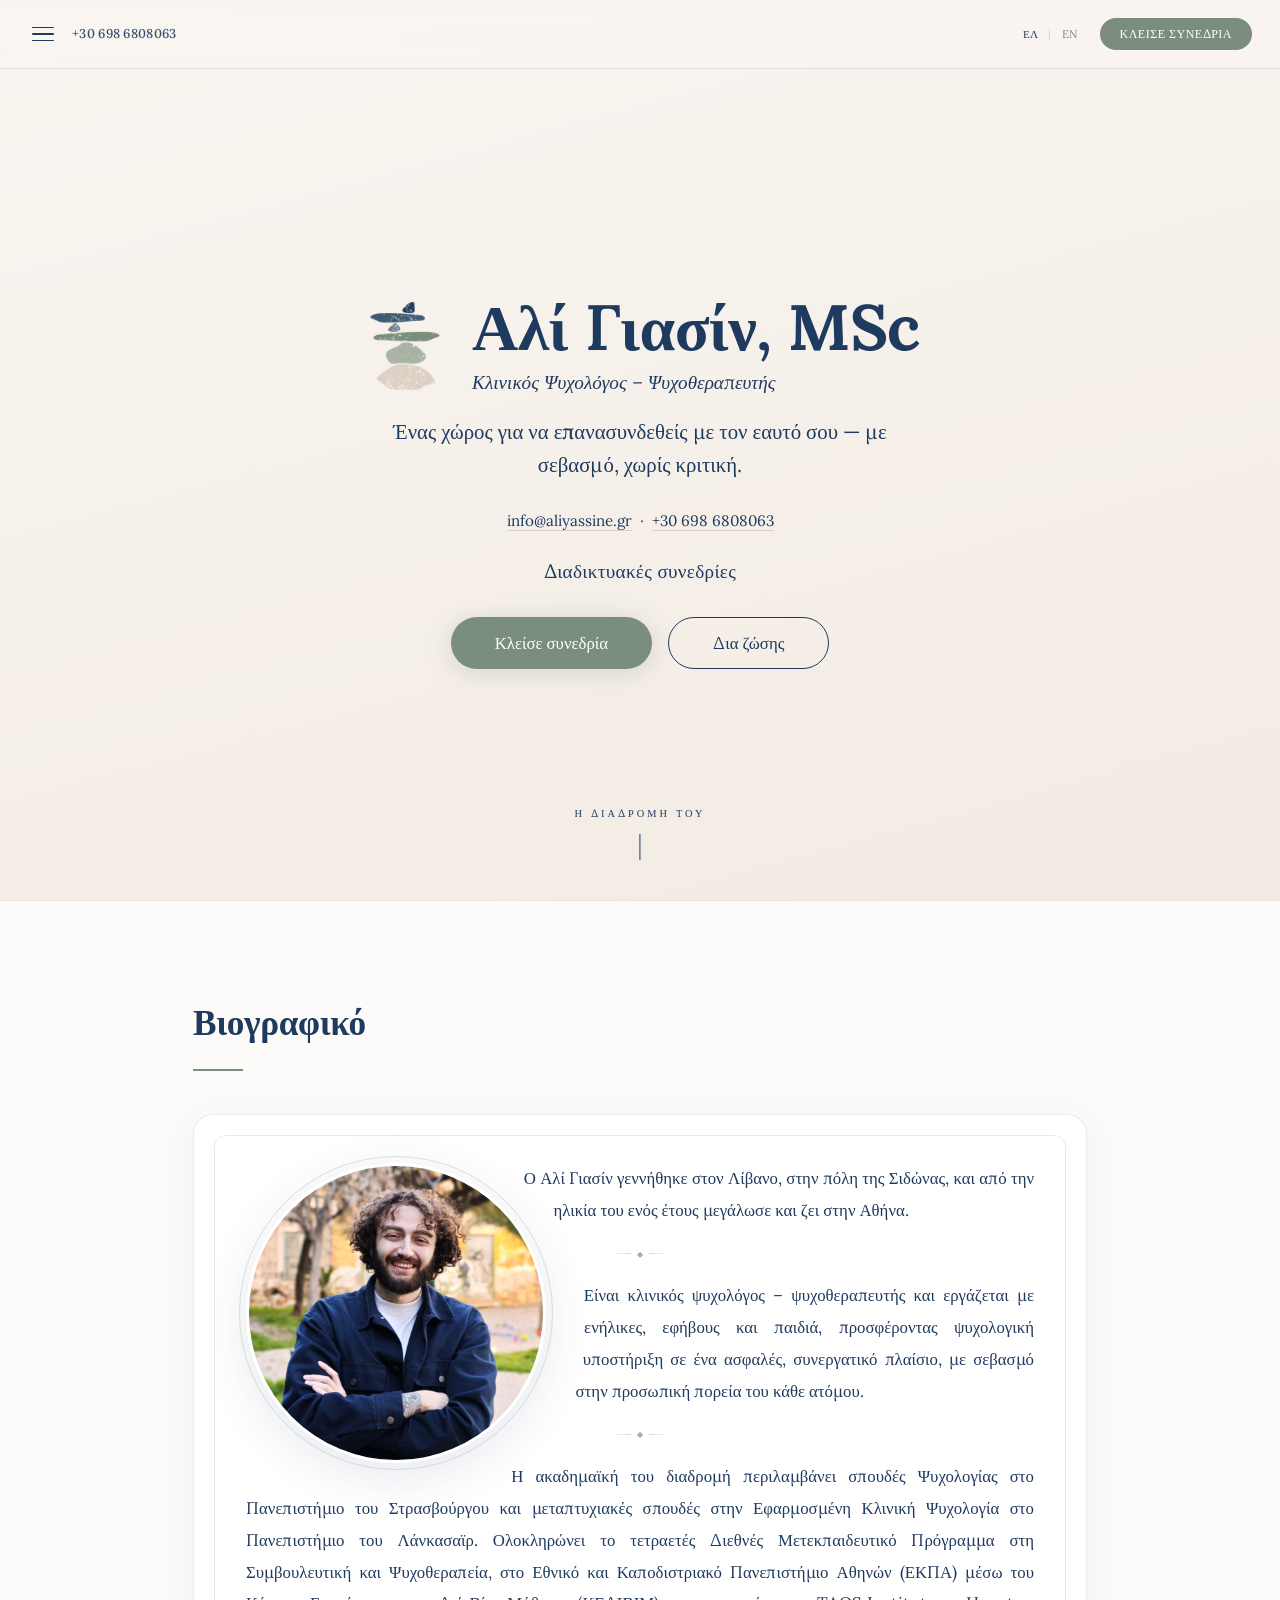
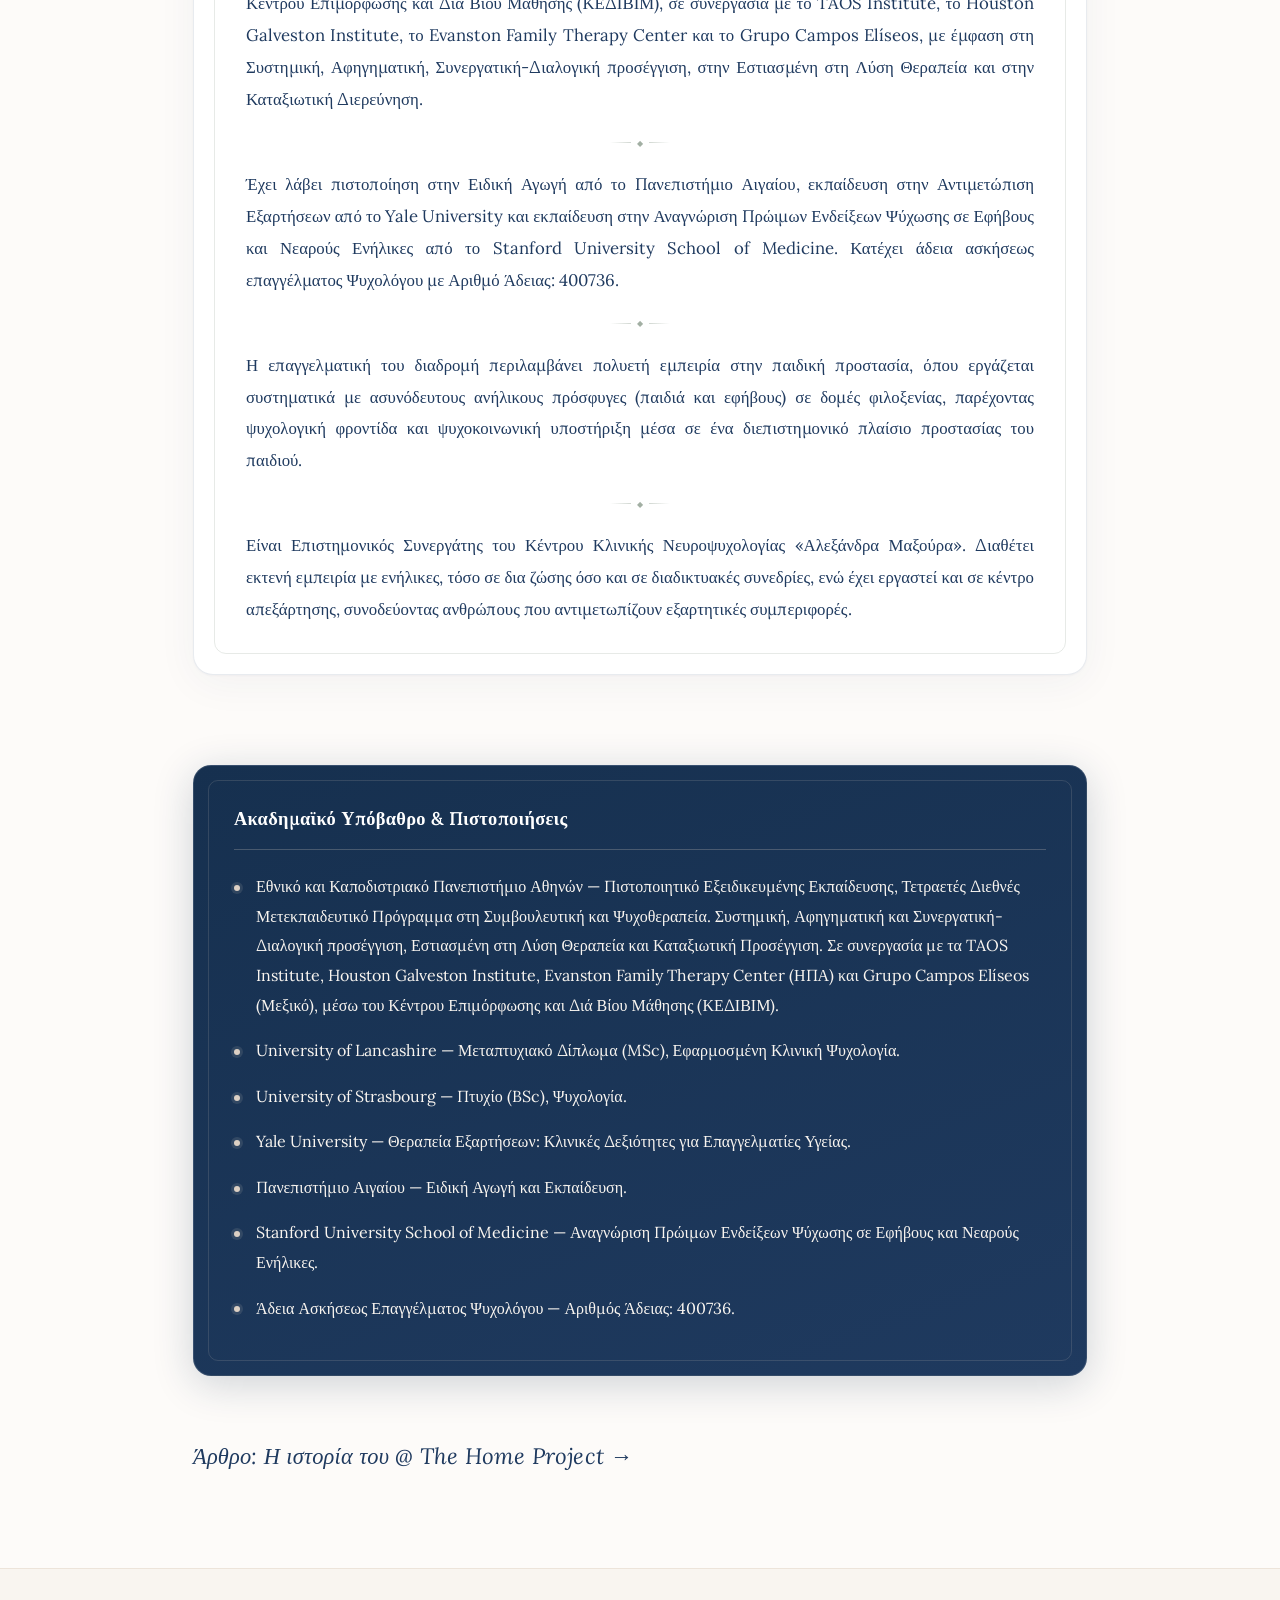
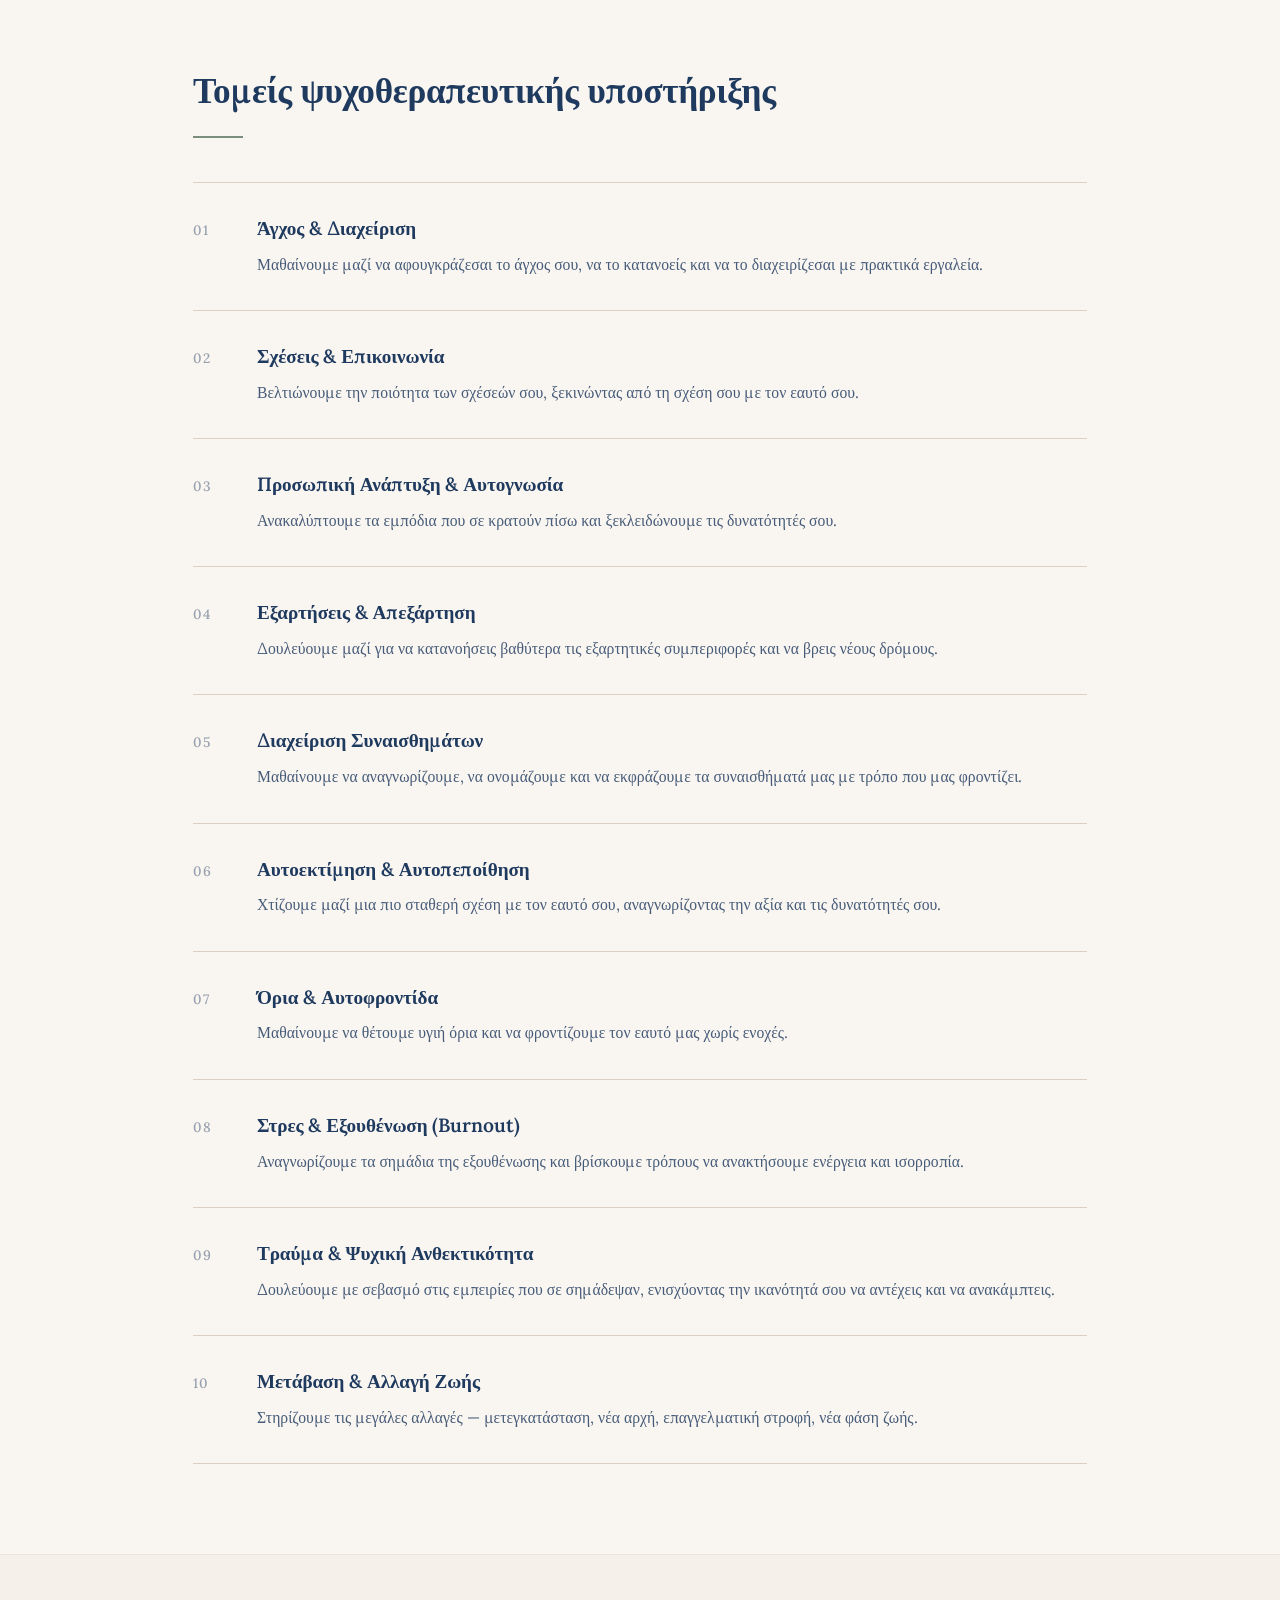
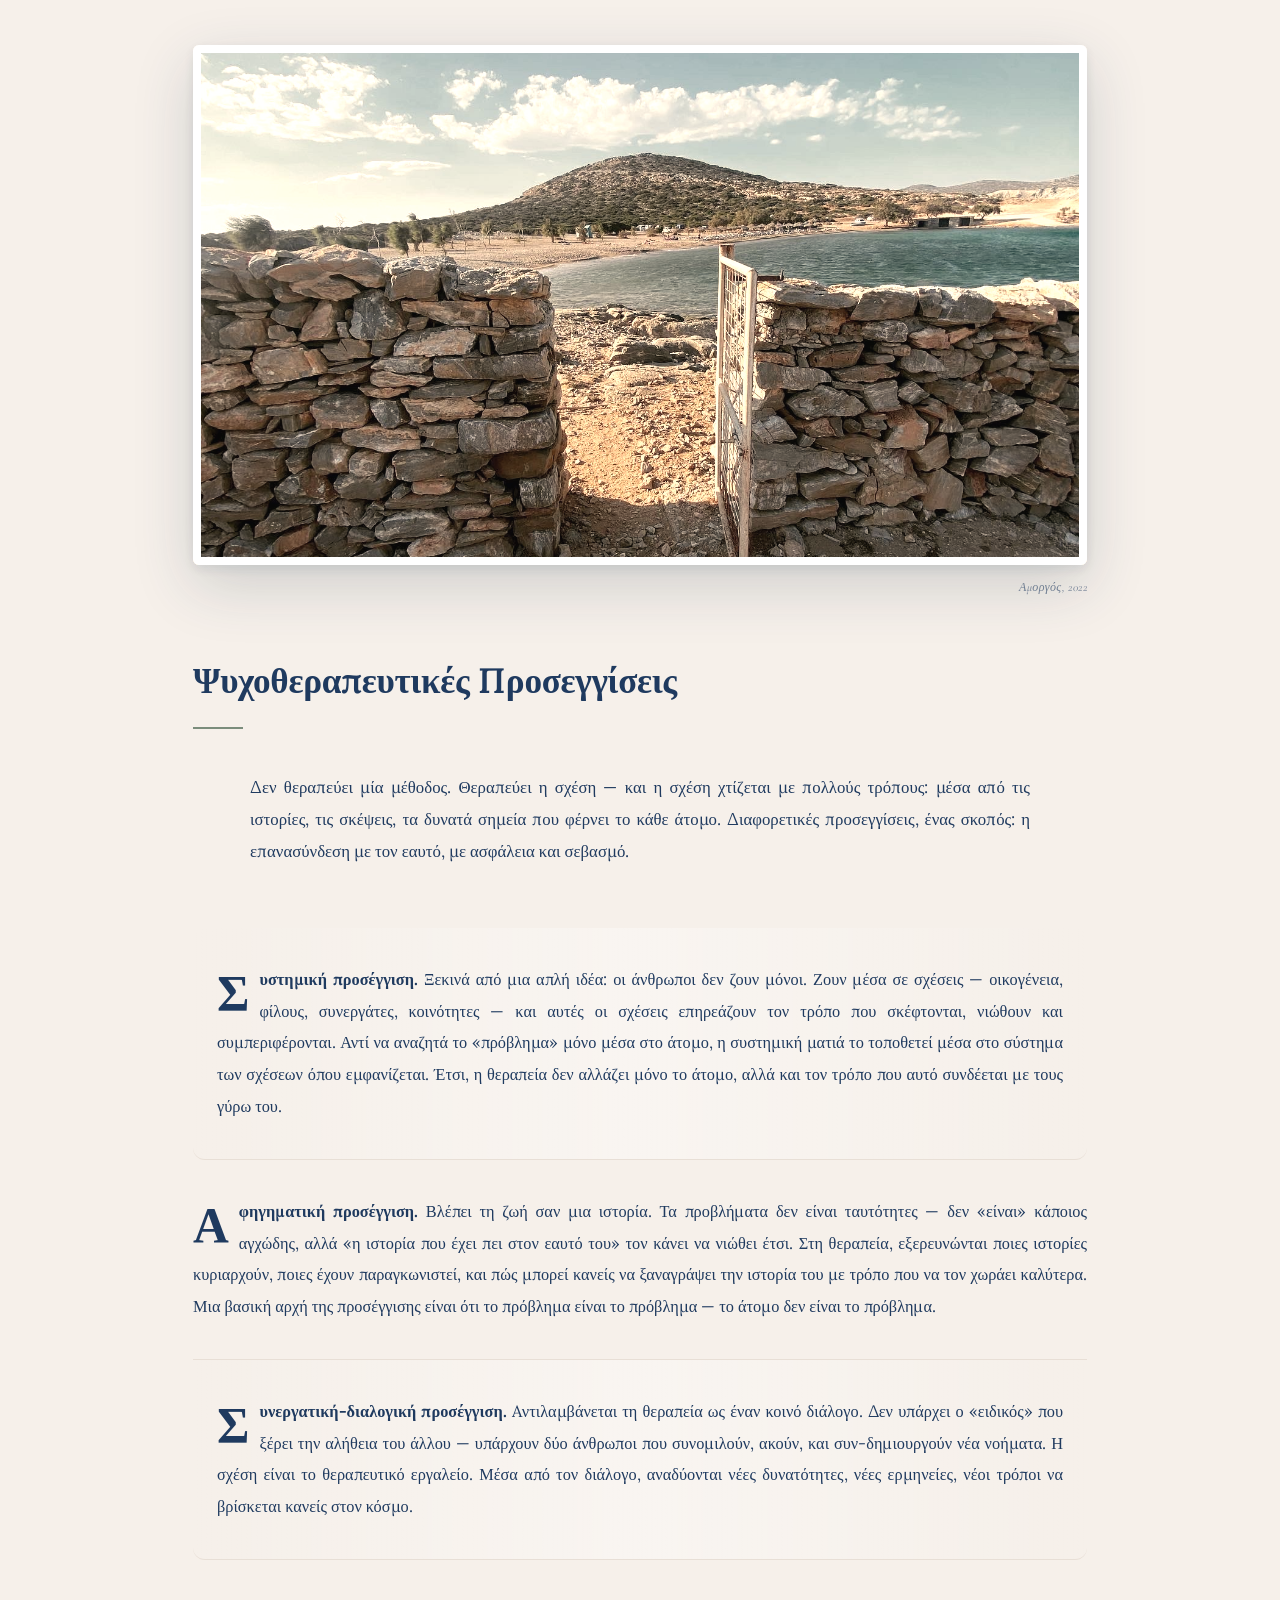
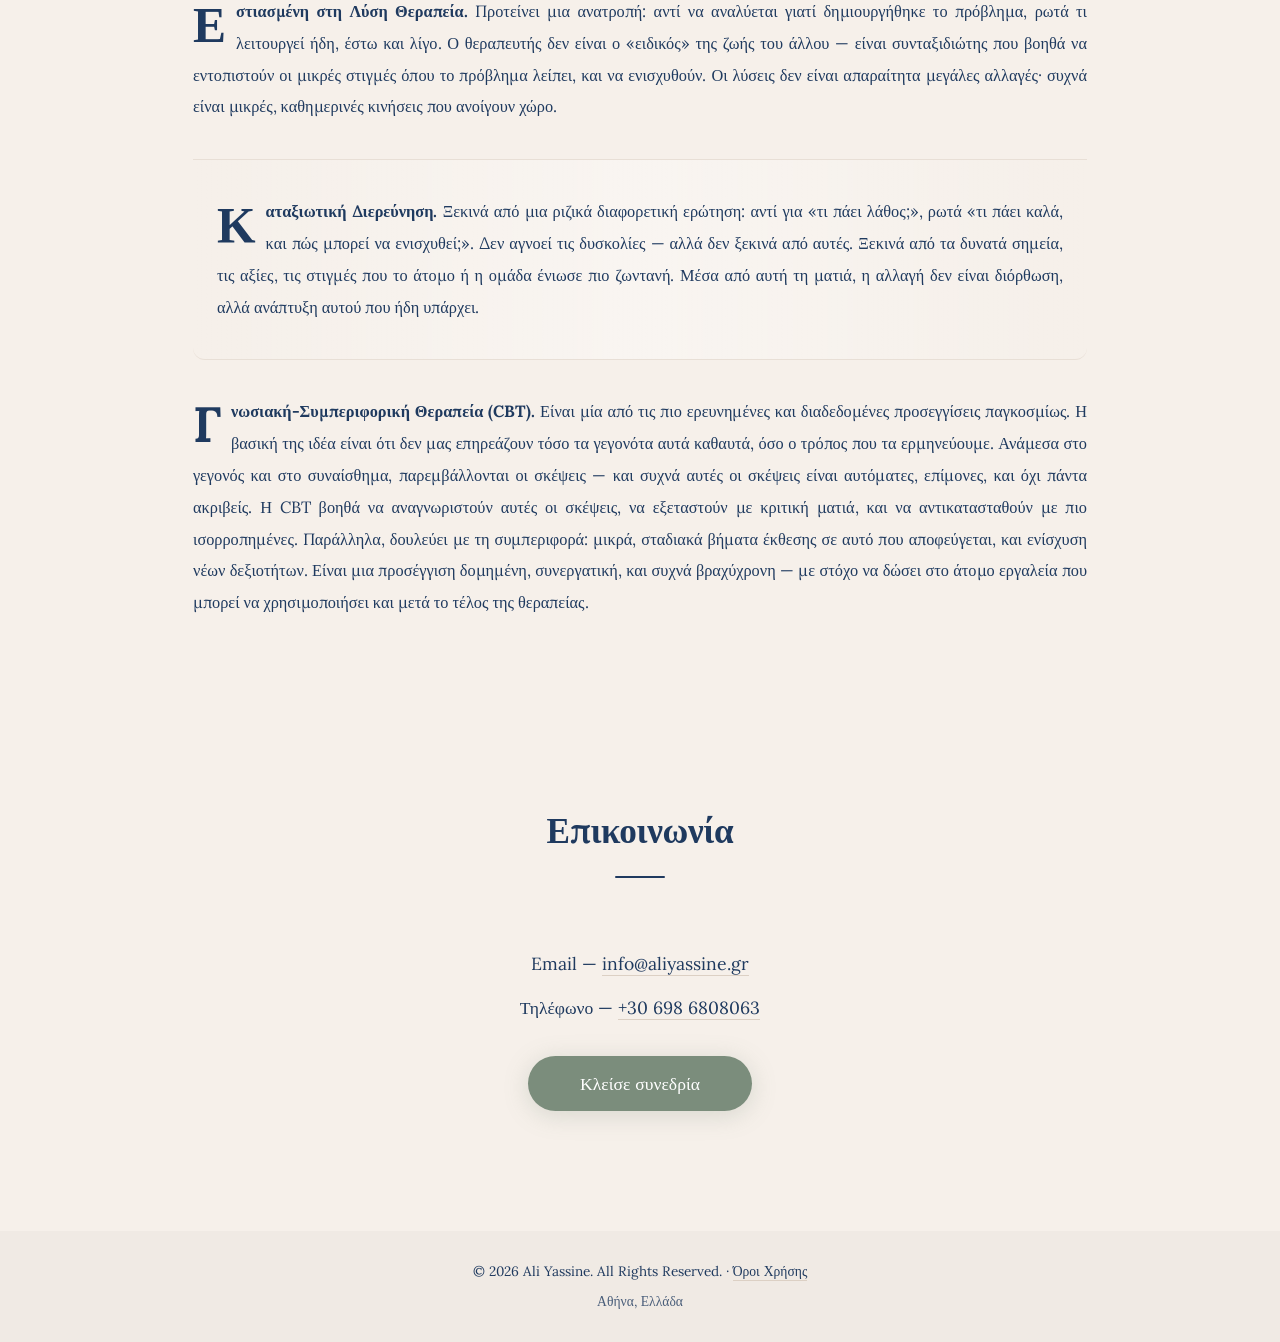
<file: index.html>
<!DOCTYPE html>
<html lang="el">
<head>
    <meta charset="UTF-8" />
    <meta name="viewport" content="width=device-width, initial-scale=1.0" />
    <title>Αλί Γιασίν, MSc | Κλινικός Ψυχολόγος - Ψυχοθεραπευτής</title>
<meta name="description" content="Ψυχοθεραπεία για ενήλικες και εφήβους, διαδικτυακά. Άγχος, σχέσεις, τραύμα, εξαρτήσεις. Κλείσε συνεδρία." />

    <link rel="icon" type="image/x-icon" href="/favicon.ico">
    <link rel="icon" type="image/svg+xml" href="/favicon.svg">
    <link rel="icon" type="image/png" sizes="96x96" href="/favicon-96x96.png">
    <link rel="apple-touch-icon" sizes="180x180" href="/apple-touch-icon.png">
    <link rel="manifest" href="/site.webmanifest">

    <link rel="preconnect" href="https://fonts.googleapis.com" />
    <link rel="preconnect" href="https://fonts.gstatic.com" crossorigin />
    <link href="https://fonts.googleapis.com/css2?family=Lora:ital,wght@0,400;0,500;0,600;0,700;1,400&family=Cormorant+Garamond:ital,wght@0,400;0,500;0,600;1,400&display=swap" rel="stylesheet" />

    <!-- Cal.com embed -->
    <script type="text/javascript">
      (function (C, A, L) { let p = function (a, ar) { a.q.push(ar); }; let d = C.document; C.Cal = C.Cal || function () { let cal = C.Cal; let ar = arguments; if (!cal.loaded) { cal.ns = {}; cal.q = cal.q || []; d.head.appendChild(d.createElement("script")).src = A; cal.loaded = true; } if (ar[0] === L) { const api = function () { p(api, arguments); }; const namespace = ar[1]; api.q = api.q || []; if(typeof namespace === "string"){cal.ns[namespace] = cal.ns[namespace] || api;p(cal.ns[namespace], ar);p(cal, ["initNamespace", namespace]);} else p(cal, ar); return;} p(cal, ar); }; })(window, "https://app.cal.com/embed/embed.js", "init");

      Cal("init", "psychotherapy-session-gr", {origin:"https://app.cal.com"});
      Cal("init", "psychotherapy-session-en", {origin:"https://app.cal.com"});

      Cal.config = Cal.config || {};
      Cal.config.forwardQueryParams = true;

      Cal.ns["psychotherapy-session-gr"]("ui", {"hideEventTypeDetails":false,"layout":"month_view"});
      Cal.ns["psychotherapy-session-en"]("ui", {"hideEventTypeDetails":false,"layout":"month_view"});
    </script>

    <style>
        * { margin: 0; padding: 0; box-sizing: border-box; }
        html { scroll-behavior: smooth; }

        body {
            font-family: 'Lora', 'Georgia', serif;
            background-color: #F9F5F0;
            color: #1F3A5F;
            line-height: 1.8;
            -webkit-font-smoothing: antialiased;
        }

        .container { max-width: 950px; margin: 0 auto; padding: 0 28px; }

        /* HEADER */
        header {
            padding: 18px 28px;
            background: rgba(249, 245, 240, 0.92);
            backdrop-filter: blur(12px);
            position: fixed; top: 0; width: 100%; z-index: 1000;
            border-bottom: 1px solid rgba(31, 58, 95, 0.12);
            display: flex; justify-content: space-between; align-items: center;
        }
        .header-left { display: flex; align-items: center; gap: 14px; }
        .menu-toggle {
            background: none; border: none; cursor: pointer; padding: 4px;
            display: flex; flex-direction: column; gap: 5px; transition: all 0.3s ease;
        }
        .menu-toggle span {
            display: block; width: 22px; height: 1.5px; background: #1F3A5F;
            border-radius: 2px; transition: all 0.3s ease; transform-origin: center;
        }
        .menu-toggle:hover span { background: #7B8D7C; }
        .menu-toggle.active span:nth-child(1) { transform: rotate(45deg) translate(4px, 4px); }
        .menu-toggle.active span:nth-child(2) { opacity: 0; transform: scaleX(0); }
        .menu-toggle.active span:nth-child(3) { transform: rotate(-45deg) translate(4px, -4px); }
        .header-phone {
            font-size: 0.8rem;
            color: #1F3A5F;
            opacity: 0.9;
            font-weight: 500;
            letter-spacing: 0.3px;
            white-space: nowrap;
            text-decoration: none;
            transition: opacity 0.2s, color 0.2s;
        }
        .header-phone:hover { opacity: 1; color: #7B8D7C; }
        .header-right { display: flex; align-items: center; gap: 16px; }
        .lang-switch { display: flex; align-items: center; gap: 4px; font-size: 0.7rem; letter-spacing: 0.5px; font-family: 'Lora', serif; }
        .lang-btn {
            background: none; border: none; padding: 2px 6px; cursor: pointer; font-size: 0.7rem;
            font-weight: 400; color: #8A7D75; border-radius: 4px; transition: all 0.25s ease;
            font-family: inherit; text-transform: uppercase;
        }
        .lang-btn:hover { color: #1F3A5F; }
        .lang-btn.active { color: #1F3A5F; font-weight: 500; }
        .lang-divider { color: #DCD0C4; font-weight: 300; }
        .btn-header-book {
            background: #7B8D7C; color: #fff; padding: 8px 20px; border-radius: 40px;
            text-decoration: none; font-size: 0.75rem; font-weight: 500; transition: all 0.3s ease;
            font-family: 'Lora', serif; border: none; cursor: pointer; text-transform: uppercase;
            letter-spacing: 0.5px;
        }
        .btn-header-book:hover { background: #5E6E5F; transform: translateY(-2px); }

        /* MENU */
        .menu-dropdown {
            position: fixed; top: 72px; left: 28px;
            background: rgba(255, 253, 251, 0.96); backdrop-filter: blur(16px);
            border-radius: 16px; padding: 12px 8px; min-width: 200px;
            box-shadow: 0 12px 48px rgba(31, 58, 95, 0.10);
            border: 1px solid rgba(31, 58, 95, 0.15);
            opacity: 0; visibility: hidden; transform: translateY(-8px) scale(0.96);
            transition: all 0.35s cubic-bezier(0.25, 0.46, 0.45, 0.94);
            z-index: 999; display: flex; flex-direction: column; gap: 2px;
        }
        .menu-dropdown.open { opacity: 1; visibility: visible; transform: translateY(0) scale(1); }
        .menu-dropdown a {
            text-decoration: none; color: #1F3A5F; font-size: 0.95rem; font-weight: 400;
            padding: 8px 16px; border-radius: 10px; transition: all 0.2s ease;
            font-family: 'Lora', serif;
        }
        .menu-dropdown a:hover { background: #EDE4DA; color: #7B8D7C; }
        .menu-overlay {
            position: fixed; top: 0; left: 0; width: 100%; height: 100%;
            z-index: 998; background: transparent; display: none;
        }
        .menu-overlay.active { display: block; }

        /* HERO */
        .hero {
            min-height: 100vh; display: flex; align-items: center; justify-content: center;
            text-align: center; padding: 120px 28px 60px;
            background: linear-gradient(165deg, #F9F5F0 0%, #F2EBE3 100%);
            position: relative; overflow: hidden;
        }
        .hero-content { position: relative; z-index: 1; max-width: 680px; }

        .hero-header {
            display: flex;
            align-items: center;
            justify-content: center;
            gap: 22px;
            margin-bottom: 16px;
        }
        .hero-logo {
            width: 90px;
            height: 90px;
            flex-shrink: 0;
        }
        .hero-header-text {
            text-align: left;
        }

        .hero-name { font-size: 4rem; font-weight: 600; line-height: 1.1; margin-bottom: 2px; letter-spacing: -0.5px; color: #1F3A5F; }
        .hero-name strong { font-weight: 700; color: #1F3A5F; }
        .hero-title { font-size: 1.2rem; color: #1F3A5F; font-weight: 400; font-style: italic; margin-bottom: 0; }
        .hero-tagline { font-size: 1.3rem; color: #1F3A5F; max-width: 500px; margin: 0 auto 24px; line-height: 1.6; font-weight: 400; }
        .hero-tagline .highlight { color: #1F3A5F; font-weight: 500; display: inline-block; }

        .hero-contact {
            font-size: 0.95rem;
            color: #1F3A5F;
            margin-bottom: 18px;
            line-height: 2;
        }
        .hero-contact a {
            color: #1F3A5F;
            text-decoration: none;
            border-bottom: 1px solid #DCD0C4;
            transition: all 0.2s;
        }
        .hero-contact a:hover { border-bottom-color: #7B8D7C; color: #7B8D7C; }

        .hero-sessions {
            font-size: 1.2rem;
            color: #1F3A5F;
            font-weight: 500;
            margin-bottom: 28px;
            letter-spacing: 0.3px;
        }

        .hero-buttons { display: flex; justify-content: center; gap: 16px; flex-wrap: wrap; }
        .btn-primary {
            background: #7B8D7C; color: #fff; padding: 14px 44px; border-radius: 60px;
            text-decoration: none; font-weight: 500; transition: all 0.3s ease;
            box-shadow: 0 4px 24px rgba(123, 141, 124, 0.25);
            font-family: 'Lora', serif; font-size: 1.05rem; border: none; cursor: pointer;
        }
        .btn-primary:hover { background: #5E6E5F; transform: translateY(-3px); box-shadow: 0 8px 32px rgba(123, 141, 124, 0.35); }
        .btn-secondary {
            background: none; color: #1F3A5F; font-weight: 400;
            border: 1.5px solid #1F3A5F; border-radius: 60px; padding: 14px 44px;
            cursor: pointer; transition: all 0.3s ease; font-family: 'Lora', serif;
            font-size: 1.05rem;
        }
        .btn-secondary:hover { background: #1F3A5F; color: #fff; transform: translateY(-3px); }

        /* HERO JOURNEY LINK — minimal scroll indicator */
        .hero-journey {
            position: absolute;
            bottom: 40px;
            left: 50%;
            transform: translateX(-50%);
            display: flex;
            flex-direction: column;
            align-items: center;
            gap: 10px;
            font-size: 0.65rem;
            font-style: normal;
            text-transform: uppercase;
            letter-spacing: 3px;
            color: #1F3A5F;
            opacity: 0.65;
            text-decoration: none;
            transition: opacity 0.3s ease, color 0.3s ease;
            font-weight: 500;
            font-family: 'Lora', serif;
            z-index: 2;
        }
        .hero-journey:hover {
            opacity: 1;
            color: #7B8D7C;
        }
        .hero-journey::after {
            content: '';
            width: 1px;
            height: 26px;
            background: currentColor;
            transform-origin: top;
            animation: scrollHint 2.2s ease-in-out infinite;
        }
        @keyframes scrollHint {
            0%, 100% { transform: scaleY(1);    opacity: 0.4; }
            50%      { transform: scaleY(0.35); opacity: 1;   }
        }

        /* SECTIONS */
        section { padding: 90px 0; border-top: 1px solid #EDE4DA; }
        .section-title {
            font-size: 2.2rem; font-weight: 600; text-align: left;
            margin-bottom: 44px; letter-spacing: -0.3px; color: #1F3A5F;
        }
        .contact .section-title { text-align: center; margin-bottom: 50px; }
        .contact .section-title::after {
            content: ''; display: block; width: 50px; height: 2px;
            background: #1F3A5F; margin: 16px auto 0; border-radius: 2px;
        }

        /* BIO */
        .about { background: #FDFBF9; }
        .bio-box {
            background: #FFFFFF;
            border: 1px solid rgba(31, 58, 95, 0.10);
            border-radius: 20px;
            padding: 48px 52px;
            box-shadow: 0 8px 40px rgba(31, 58, 95, 0.05), 0 1px 3px rgba(31, 58, 95, 0.04);
            position: relative;
        }
        .bio-box::before {
            content: '';
            position: absolute;
            top: 20px; left: 20px; right: 20px; bottom: 20px;
            border: 1px solid rgba(123, 141, 124, 0.18);
            border-radius: 12px;
            pointer-events: none;
            z-index: 0;
        }
        .about-content {
            display: block;
            max-width: 100%;
            position: relative;
            z-index: 1;
        }
        .about-photo-wrapper {
            float: left;
            margin-right: 44px;
            margin-bottom: 20px;
            position: relative;
            z-index: 2;
            shape-outside: circle(50%);
        }
        .about-photo {
            width: 300px; height: 300px; border-radius: 50%; overflow: hidden;
            box-shadow: 0 12px 48px rgba(31, 58, 95, 0.12);
            border: 3px solid #FFFFFF;
            outline: 1px solid rgba(123, 141, 124, 0.25);
            outline-offset: 6px;
        }
        .about-photo img {
            width: 100%; height: 100%; object-fit: cover; transition: all 0.5s ease;
            filter: sepia(0.12) saturate(1.08) contrast(1.02) brightness(1.06) hue-rotate(-4deg);
        }
        .about-photo img:hover { transform: scale(1.04); }

        .about-text {
            text-align: justify;
            text-justify: inter-word;
        }
        .about-text p {
            margin-bottom: 18px;
            font-size: 1.05rem;
            color: #1F3A5F;
            font-weight: 400;
            line-height: 1.9;
        }
        .about-text p:last-child { margin-bottom: 0; }

        .bio-divider {
            display: block; width: 60px; height: 1px;
            margin: 26px auto;
            background: linear-gradient(to right, transparent, rgba(123, 141, 124, 0.5), transparent);
            position: relative;
        }
        .bio-divider::after {
            content: '◆';
            position: absolute; top: 50%; left: 50%;
            transform: translate(-50%, -50%);
            font-size: 0.5rem; color: rgba(123, 141, 124, 0.7);
            background: #FFFFFF;
            padding: 0 6px;
            line-height: 1;
        }

        /* CREDENTIALS */
        .credentials-section { background: #FDFBF9; padding-top: 0; border-top: none; }
        .credential-box {
            background: linear-gradient(160deg, #16304F 0%, #1F3A5F 100%);
            border: 1px solid rgba(255, 255, 255, 0.12);
            border-radius: 18px; padding: 36px 40px;
            transition: box-shadow 0.4s ease, transform 0.4s ease;
            box-shadow: 0 8px 40px rgba(22, 48, 79, 0.20);
            color: #F9F5F0;
            position: relative;
        }
        .credential-box::before {
            content: '';
            position: absolute; top: 14px; left: 14px; right: 14px; bottom: 14px;
            border: 1px solid rgba(220, 208, 196, 0.15);
            border-radius: 10px;
            pointer-events: none;
        }
        .credential-box:hover {
            box-shadow: 0 16px 56px rgba(22, 48, 79, 0.35);
            transform: translateY(-3px);
        }
        .credential-box-title {
            font-size: 1.15rem; font-weight: 600; color: #FFFFFF;
            margin-bottom: 22px; padding-bottom: 14px;
            border-bottom: 1px solid rgba(220, 208, 196, 0.25);
            letter-spacing: 0.3px; text-align: left;
            position: relative;
        }
        .credential-list { list-style: none; padding: 0; margin: 0; position: relative; }
        .credential-list li {
            position: relative; padding-left: 22px; margin-bottom: 16px;
            font-size: 1rem; color: #F9F5F0; line-height: 1.85; text-align: left;
        }
        .credential-list li:last-child { margin-bottom: 0; }
        .credential-list li::before {
            content: ''; position: absolute; left: 0; top: 0.8em;
            width: 6px; height: 6px; background: #DCD0C4; border-radius: 50%;
            box-shadow: 0 0 0 3px rgba(220, 208, 196, 0.12);
        }

        /* ARTICLE LINK */
        .article-link-section { text-align: left; padding: 60px 0 0; background: #FDFBF9; }
        .article-link {
            display: inline-block; font-size: 1.4rem; font-style: italic; color: #1F3A5F;
            text-decoration: none; border-bottom: 1px solid transparent;
            transition: all 0.3s ease; letter-spacing: 0.2px; font-weight: 400;
        }
        .article-link:hover { border-bottom-color: #7B8D7C; color: #7B8D7C; }
        .article-link::after { content: ' →'; font-style: normal; transition: margin-left 0.3s ease; }
        .article-link:hover::after { margin-left: 6px; }

        /* SERVICES */
        .services { background: #F9F5F0; }
        .services-list { max-width: 100%; margin: 0; }
        .service-item {
            padding: 32px 0; border-bottom: 1px solid #DCD0C4;
            display: flex; align-items: baseline; gap: 32px;
            opacity: 0; transform: translateY(16px);
            transition: opacity 0.8s ease, transform 0.8s ease;
        }
        .service-item.visible { opacity: 1; transform: translateY(0); }
        .service-item:first-child { border-top: 1px solid #DCD0C4; }
        .service-number {
            font-family: 'Lora', serif; font-size: 0.85rem; font-weight: 500;
            color: #1F3A5F; opacity: 0.45; letter-spacing: 1px;
            flex: 0 0 auto; min-width: 32px;
        }
        .service-content { flex: 1; }
        .service-content h3 {
            font-weight: 600; font-size: 1.2rem; margin-bottom: 8px;
            color: #1F3A5F; letter-spacing: -0.1px; line-height: 1.4; text-align: left;
        }
        .service-content p {
            font-size: 0.98rem; color: #1F3A5F; opacity: 0.82;
            line-height: 1.8; font-weight: 400; text-align: left;
        }

        /* APPROACHES */
        .approaches { background: #F6F0EA; }

        .amorgos-wrapper {
            position: relative; max-width: 900px; margin: 0 auto 50px;
        }
        .amorgos-image {
            width: 100%; height: 520px;
            background-image: url('amorgos.jpg');
            background-size: cover; background-position: center;
            border-radius: 6px; border: 8px solid #FFFFFF;
            box-shadow: 0 20px 60px rgba(31, 58, 95, 0.20), 0 4px 12px rgba(31, 58, 95, 0.10);
            filter: sepia(0.35) saturate(1.15) contrast(0.95) brightness(1.05) hue-rotate(-8deg);
            transition: transform 0.8s ease;
        }
        .amorgos-image:hover { transform: scale(1.008); }
        .amorgos-caption {
            display: block; margin-top: 12px; font-size: 0.75rem;
            font-style: italic; color: #1F3A5F; opacity: 0.6;
            letter-spacing: 0.4px;
            text-align: right;
            font-family: 'Cormorant Garamond', serif;
        }

        .approaches-intro {
            max-width: 780px;
            margin: 0 auto 60px;
            text-align: justify;
            text-justify: inter-word;
            font-size: 1.05rem;
            line-height: 1.9;
            color: #1F3A5F;
        }

        .approach-article {
            max-width: 100%; margin: 0; padding: 36px 0;
            border-bottom: 1px solid #E8DFD6;
            opacity: 0; transform: translateY(24px);
            transition: opacity 0.9s ease, transform 0.9s ease;
        }
        .approach-article.visible { opacity: 1; transform: translateY(0); }
        .approach-article:last-child { border-bottom: none; padding-bottom: 0; }
        .approach-article:nth-child(even) {
            background: linear-gradient(to right, transparent, rgba(255,255,255,0.35), transparent);
            padding-left: 24px; padding-right: 24px; border-radius: 12px;
        }
        .approach-article h3 {
            font-size: 1.35rem; font-weight: 600; color: #1F3A5F;
            margin-bottom: 18px; letter-spacing: 0.2px; text-align: left;
        }
        .approach-article p {
            font-size: 1.02rem; line-height: 1.95; color: #1F3A5F;
            font-weight: 400; text-align: justify; text-justify: inter-word;
        }
        .approach-article p::first-letter {
            font-size: 3.1rem; font-weight: 700; float: left;
            line-height: 0.9; margin: 6px 10px 0 0;
            color: #1F3A5F; font-family: 'Lora', serif;
        }

        /* CONTACT */
        .contact {
            background: #F6F0EA; text-align: center;
            border-top: none; padding: 90px 0 100px;
        }
        .contact-simple { text-align: center; padding: 20px 0; }
        .contact-simple p { font-size: 1.1rem; color: #1F3A5F; margin-bottom: 12px; }
        .contact-simple a {
            color: #1F3A5F; text-decoration: none;
            border-bottom: 1px solid #DCD0C4; transition: all 0.2s;
        }
        .contact-simple a:hover { border-bottom-color: #7B8D7C; color: #7B8D7C; }
        .btn-large { font-size: 1.1rem; padding: 16px 52px; }

        /* MODAL — IN-PERSON */
        .inperson-modal-overlay {
            position: fixed; top: 0; left: 0; width: 100%; height: 100%;
            background: rgba(31, 58, 95, 0.5); z-index: 2000;
            display: none; justify-content: center; align-items: center; padding: 20px;
        }
        .inperson-modal-overlay.active { display: flex; }
        .inperson-modal {
            background: #F7F2EC; border-radius: 20px; max-width: 480px; width: 100%;
            max-height: 90vh; overflow-y: auto; padding: 44px 36px 36px;
            position: relative; box-shadow: 0 30px 80px rgba(31, 58, 95, 0.30);
        }
        .inperson-modal-close {
            position: absolute; top: 14px; right: 18px; background: none; border: none;
            font-size: 1.8rem; cursor: pointer; color: #1F3A5F; opacity: 0.6;
            transition: opacity 0.2s; line-height: 1; font-weight: 300;
        }
        .inperson-modal-close:hover { opacity: 1; }

        .inperson-divider {
            width: 40px; height: 1px; background: #1F3A5F;
            margin: 0 0 26px; opacity: 0.25;
        }
        .inperson-center {
            text-align: left;
        }
        .inperson-center .center-intro {
            font-size: 0.98rem;
            color: #1F3A5F;
            line-height: 1.75;
            margin-bottom: 18px;
            text-align: left;
        }
        .inperson-center .center-address {
            font-style: italic; font-size: 0.95rem; color: #1F3A5F;
            opacity: 0.85; line-height: 1.7; margin-bottom: 18px;
        }
        .inperson-center .center-link {
            display: inline-block; font-size: 0.9rem; color: #1F3A5F;
            text-decoration: none; border-bottom: 1px solid #DCD0C4;
            transition: all 0.2s; font-weight: 500; font-style: italic;
        }
        .inperson-center .center-link:hover { border-bottom-color: #7B8D7C; color: #7B8D7C; }
        .inperson-center .center-link::after { content: ' →'; transition: margin-left 0.3s ease; }
        .inperson-center .center-link:hover::after { margin-left: 4px; }

        /* FOOTER */
        footer {
            padding: 28px 0; background: #F0EAE4; color: #1F3A5F;
            font-size: 0.85rem; text-align: center; font-weight: 400;
        }
        footer a {
            color: #1F3A5F; text-decoration: none;
            border-bottom: 1px solid #DCD0C4; transition: all 0.2s;
        }
        footer a:hover { border-bottom-color: #7B8D7C; color: #7B8D7C; }
        .footer-flex { display: flex; flex-direction: column; justify-content: center; align-items: center; gap: 6px; }
        .footer-location { font-size: 0.85rem; color: #1F3A5F; opacity: 0.8; }
/* ENTRANCE ANIMATIONS */
@keyframes softRise {
    from { opacity: 0; transform: translateY(14px); filter: blur(4px); }
    to   { opacity: 1; transform: translateY(0);    filter: blur(0); }
}
@keyframes softFade { from { opacity: 0; } to { opacity: 1; } }
@keyframes lineDraw { from { transform: scaleX(0); } to { transform: scaleX(1); } }
@keyframes lineDrawCenter { to { transform: translateX(-50%) scaleX(1); } }

header { animation: softFade 1s ease both; }

.hero-content .lang-el > *,
.hero-content .lang-en > * {
    animation: softRise 1s cubic-bezier(0.22, 0.61, 0.36, 1) both;
}
.hero-content .lang-el > :nth-child(1), .hero-content .lang-en > :nth-child(1) { animation-delay: 0.15s; }
.hero-content .lang-el > :nth-child(2), .hero-content .lang-en > :nth-child(2) { animation-delay: 0.40s; }
.hero-content .lang-el > :nth-child(3), .hero-content .lang-en > :nth-child(3) { animation-delay: 0.60s; }
.hero-content .lang-el > :nth-child(4), .hero-content .lang-en > :nth-child(4) { animation-delay: 0.80s; }
.hero-content .lang-el > :nth-child(5), .hero-content .lang-en > :nth-child(5) { animation-delay: 1.00s; }

.hero-journey { animation: softFade 1.2s ease 1.4s both; }

/* Τίτλοι ενοτήτων: fade + γραμμή */
.section-title {
    opacity: 0; transform: translateY(12px);
    transition: opacity 0.9s ease, transform 0.9s ease;
    position: relative; padding-bottom: 16px;
}
.section-title.visible { opacity: 1; transform: translateY(0); }
.section-title::after {
    content: ''; position: absolute; left: 0; bottom: 0;
    width: 50px; height: 1.5px; background: #7B8D7C;
    transform: scaleX(0); transform-origin: left;
}
.section-title.visible::after { animation: lineDraw 0.9s ease 0.3s forwards; }

.contact .section-title::after { left: 50%; margin: 0; transform: translateX(-50%) scaleX(0); transform-origin: center; }
.contact .section-title.visible::after { animation: lineDrawCenter 0.9s ease 0.3s forwards; }

/* STONES STACKING */
@keyframes stoneDrop {
    0%   { opacity: 0; transform: translateY(-120px); }
    65%  { opacity: 1; transform: translateY(10px); }
    100% { opacity: 1; transform: translateY(0); }
}
.hero-logo .stone {
    opacity: 0;
    animation: stoneDrop 1s cubic-bezier(0.22, 0.61, 0.36, 1) forwards;
}
.hero-logo .stone-6 { animation-delay: 0.30s; }
.hero-logo .stone-5 { animation-delay: 0.60s; }
.hero-logo .stone-4 { animation-delay: 0.90s; }
.hero-logo .stone-3 { animation-delay: 1.20s; }
.hero-logo .stone-2 { animation-delay: 1.50s; }
.hero-logo .stone-1 { animation-delay: 1.80s; }

/* Για όσους έχουν απενεργοποιήσει τις κινήσεις στο σύστημά τους */
@media (prefers-reduced-motion: reduce) {
    *, *::before, *::after { animation: none !important; transition: none !important; }
    .section-title, .service-item, .approach-article { opacity: 1 !important; transform: none !important; }
    .section-title::after { transform: scaleX(1); }
    .contact .section-title::after { transform: translateX(-50%) scaleX(1); }
    .hero-logo .stone { opacity: 1; }
}
        /* RESPONSIVE */
        @media (max-width: 850px) {
            .about-photo-wrapper { float: none; margin-right: 0; margin-bottom: 24px; text-align: center; display: inline-block; }
            .about-photo { width: 240px; height: 240px; margin: 0 auto; }
            .amorgos-image { height: 340px; border-width: 6px; }
            .service-item { gap: 20px; padding: 26px 0; }
            .service-content h3 { font-size: 1.1rem; }
            .service-content p { font-size: 0.93rem; }
        }
        @media (max-width: 640px) {
            header { padding: 14px 18px; }
            .header-phone { font-size: 0.7rem; }
            .menu-dropdown { left: 16px; min-width: 180px; top: 64px; }
            .menu-dropdown a { font-size: 0.85rem; padding: 7px 14px; }
            .btn-header-book { font-size: 0.65rem; padding: 6px 14px; }
            .hero { padding: 100px 16px 40px; min-height: 90vh; }
            .hero-header { flex-direction: column; gap: 12px; text-align: center; margin-bottom: 12px; }
            .hero-logo { width: 70px; height: 70px; }
            .hero-header-text { text-align: center; }
            .hero-name { font-size: 2.8rem; }
            .hero-title { font-size: 1rem; }
            .hero-tagline { font-size: 1.05rem; padding: 0 10px; }
            .hero-contact { font-size: 0.85rem; }
            .hero-sessions { font-size: 1rem; }
            .hero-journey { bottom: 28px; font-size: 0.58rem; letter-spacing: 2.5px; gap: 8px; }
            .hero-journey::after { height: 22px; }
            .btn-primary { padding: 12px 28px; font-size: 0.95rem; }
            .btn-secondary { padding: 12px 28px; font-size: 0.95rem; }
            .section-title { font-size: 1.8rem; }
            .about-photo { width: 200px; height: 200px; }
            .about-text p { font-size: 0.95rem; }
            .bio-box { padding: 32px 22px; }
            .bio-box::before { top: 12px; left: 12px; right: 12px; bottom: 12px; }
            .credential-box { padding: 26px 22px; }
            .credential-box-title { font-size: 1.05rem; }
            .credential-list li { font-size: 0.92rem; }
            .article-link { font-size: 1.15rem; }
            .amorgos-image { height: 260px; }
            .amorgos-caption { font-size: 0.7rem; }
            .service-item { gap: 14px; padding: 22px 0; }
            .service-number { font-size: 0.78rem; min-width: 24px; }
            .service-content h3 { font-size: 1.05rem; }
            .service-content p { font-size: 0.9rem; }
            .approach-article { padding: 28px 0; }
            .approach-article:nth-child(even) { padding-left: 16px; padding-right: 16px; }
            .approach-article h3 { font-size: 1.15rem; }
            .approach-article p { font-size: 0.95rem; }
            .approach-article p::first-letter { font-size: 2.6rem; margin: 4px 8px 0 0; }
            .approaches-intro { font-size: 0.95rem; }
            .contact-simple p { font-size: 0.95rem; }
            .btn-large { padding: 12px 28px; font-size: 0.95rem; }
            .footer-flex { flex-direction: column; gap: 6px; }
            .inperson-modal { padding: 36px 24px 28px; }
        }
        @media (max-width: 400px) {
            .hero-name { font-size: 2.2rem; }
            .hero-tagline { font-size: 0.95rem; }
            .btn-primary { padding: 10px 22px; font-size: 0.85rem; }
            .btn-secondary { padding: 10px 22px; font-size: 0.85rem; }
            .header-phone { font-size: 0.65rem; }
        }
        @media (max-width: 850px) {
            .about-text,
            .approaches-intro,
            .approach-article p {
                text-align: left;
            }
        }
    </style>
</head>
<body>

    <header>
        <div class="header-left">
            <button class="menu-toggle" id="menuToggle" aria-label="Menu">
                <span></span><span></span><span></span>
            </button>
            <a href="tel:+30698 6808063" class="header-phone">+30 698 6808063</a>
        </div>
        <div class="header-right">
            <div class="lang-switch">
                <button id="lang-el" class="lang-btn active">ΕΛ</button>
                <span class="lang-divider">|</span>
                <button id="lang-en" class="lang-btn">EN</button>
            </div>
            <button class="btn-header-book" id="headerBookBtn">
                <span class="lang-el">Κλείσε συνεδρία</span>
                <span class="lang-en" style="display:none;">Book a session</span>
            </button>
        </div>
    </header>

    <div class="menu-overlay" id="menuOverlay"></div>

    <div class="menu-dropdown" id="menuDropdown">
        <a href="#about" class="lang-el">Βιογραφικό</a>
        <a href="#about" class="lang-en" style="display:none;">Biography</a>
        <a href="#services" class="lang-el">Τομείς Υποστήριξης</a>
        <a href="#services" class="lang-en" style="display:none;">Areas of Support</a>
        <a href="#approaches" class="lang-el">Προσεγγίσεις</a>
        <a href="#approaches" class="lang-en" style="display:none;">Approaches</a>
        <a href="#contact" class="lang-el" style="font-weight:500;">Επικοινωνία</a>
        <a href="#contact" class="lang-en" style="display:none; font-weight:500;">Contact</a>
    </div>

    <!-- IN-PERSON MODAL -->
    <div class="inperson-modal-overlay" id="inpersonModal">
        <div class="inperson-modal">
            <button class="inperson-modal-close" id="inpersonModalClose">✕</button>

            <div class="lang-el">
                <div class="inperson-center">
                    <p class="center-intro">Επιστημονικός Συνεργάτης του Κέντρου Κλινικής Νευροψυχολογίας «Αλεξάνδρα Μαξούρα», όπου πραγματοποιούνται οι δια ζώσης συνεδρίες.</p>
                    <div class="center-address">Γρηγορίου Λαμπράκη 407,<br>Κερατσίνι 187 57</div>
                    <a href="https://maxoura.gr" target="_blank" rel="noopener noreferrer" class="center-link">maxoura.gr</a>
                </div>
            </div>

            <div class="lang-en" style="display:none;">
                <div class="inperson-center">
                    <p class="center-intro">Scientific Associate at the Center for Clinical Neuropsychology “Alexandra Maxoura,” where the in-person sessions take place.</p>
                    <div class="center-address">Grigoriou Lampraki 407,<br>Keratsini 187 57</div>
                    <a href="https://maxoura.gr" target="_blank" rel="noopener noreferrer" class="center-link">maxoura.gr</a>
                </div>
            </div>
        </div>
    </div>

    <section class="hero">
        <div class="hero-content">
            <div class="lang-el">
                <div class="hero-header">
                    <svg class="hero-logo" viewBox="100 90 1780 2250" role="img" aria-label="Ali Yassine" xmlns="http://www.w3.org/2000/svg">
    <image class="stone stone-6" href="stones/stone-6.png" x="283" y="1671" width="1456" height="639"/>
    <image class="stone stone-5" href="stones/stone-5.png" x="510" y="1126" width="1002" height="535"/>
    <image class="stone stone-4" href="stones/stone-4.png" x="201" y="862" width="1648" height="235"/>
    <image class="stone stone-3" href="stones/stone-3.png" x="562" y="643" width="307" height="219"/>
    <image class="stone stone-2" href="stones/stone-2.png" x="129" y="391" width="1356" height="237"/>
    <image class="stone stone-1" href="stones/stone-1.png" x="928" y="114" width="305" height="282"/>
</svg>
                    <div class="hero-header-text">
                        <h1 class="hero-name">Αλί Γιασίν, <strong>MSc</strong></h1>
                        <p class="hero-title">Κλινικός Ψυχολόγος – Ψυχοθεραπευτής</p>
                    </div>
                </div>
                <p class="hero-tagline">
                    Ένας χώρος για να <span class="highlight">επανασυνδεθείς</span>
                    με τον εαυτό σου — με σεβασμό, χωρίς κριτική.
                </p>
                <div class="hero-contact">
                    <a href="mailto:info@aliyassine.gr">info@aliyassine.gr</a>
                    &nbsp;·&nbsp;
                    <a href="tel:+306986808063">+30 698 6808063</a>
                </div>
                <div class="hero-sessions">
                    Διαδικτυακές συνεδρίες
                </div>
                <div class="hero-buttons">
                    <button class="btn-primary book-btn">Κλείσε συνεδρία</button>
                    <button class="btn-secondary" id="inpersonBtn">Δια ζώσης</button>
                </div>
            </div>
            <div class="lang-en" style="display:none;">
                <div class="hero-header">
                    <svg class="hero-logo" viewBox="100 90 1780 2250" role="img" aria-label="Ali Yassine" xmlns="http://www.w3.org/2000/svg">
    <image class="stone stone-6" href="stones/stone-6.png" x="283" y="1671" width="1456" height="639"/>
    <image class="stone stone-5" href="stones/stone-5.png" x="510" y="1126" width="1002" height="535"/>
    <image class="stone stone-4" href="stones/stone-4.png" x="201" y="862" width="1648" height="235"/>
    <image class="stone stone-3" href="stones/stone-3.png" x="562" y="643" width="307" height="219"/>
    <image class="stone stone-2" href="stones/stone-2.png" x="129" y="391" width="1356" height="237"/>
    <image class="stone stone-1" href="stones/stone-1.png" x="928" y="114" width="305" height="282"/>
</svg>
                    <div class="hero-header-text">
                        <h1 class="hero-name">Ali Yassine, <strong>MSc</strong></h1>
                        <p class="hero-title">Clinical Psychologist – Psychotherapist</p>
                    </div>
                </div>
                <p class="hero-tagline">
                    A space to <span class="highlight">reconnect</span>
                    with yourself — with respect, without judgment.
                </p>
                <div class="hero-contact">
                    <a href="mailto:info@aliyassine.gr">info@aliyassine.gr</a>
                    &nbsp;·&nbsp;
                    <a href="tel:+30698 6808063">+30 698 6808063</a>
                </div>
                <div class="hero-sessions">
                    Online sessions
                </div>
                <div class="hero-buttons">
                    <button class="btn-primary book-btn">Book a session</button>
                    <button class="btn-secondary" id="inpersonBtnEn">In person</button>
                </div>
            </div>
        </div>

        <a href="#about" class="hero-journey">
            <span class="lang-el">Η διαδρομή του</span>
            <span class="lang-en" style="display:none;">His path</span>
        </a>
    </section>

    <section id="about" class="about">
        <div class="container">
            <h2 class="section-title"><span class="lang-el">Βιογραφικό</span><span class="lang-en" style="display:none;">Biography</span></h2>
            <div class="bio-box">
                <div class="about-content">
                    <div class="about-photo-wrapper">
                        <div class="about-photo">
                            <img src="ali-yassine.jpg" alt="Αλί Γιασίν" />
                        </div>
                    </div>
                    <div class="about-text">
                        <div class="lang-el">
                            <p>Ο Αλί Γιασίν γεννήθηκε στον Λίβανο, στην πόλη της Σιδώνας, και από την ηλικία του ενός έτους μεγάλωσε και ζει στην Αθήνα.</p>

                            <span class="bio-divider"></span>

                            <p>Είναι κλινικός ψυχολόγος – ψυχοθεραπευτής και εργάζεται με ενήλικες, εφήβους και παιδιά, προσφέροντας ψυχολογική υποστήριξη σε ένα ασφαλές, συνεργατικό πλαίσιο, με σεβασμό στην προσωπική πορεία του κάθε ατόμου.</p>

                            <span class="bio-divider"></span>

                            <p>Η ακαδημαϊκή του διαδρομή περιλαμβάνει σπουδές Ψυχολογίας στο Πανεπιστήμιο του Στρασβούργου και μεταπτυχιακές σπουδές στην Εφαρμοσμένη Κλινική Ψυχολογία στο Πανεπιστήμιο του Λάνκασαϊρ. Ολοκληρώνει το τετραετές Διεθνές Μετεκπαιδευτικό Πρόγραμμα στη Συμβουλευτική και Ψυχοθεραπεία, στο Εθνικό και Καποδιστριακό Πανεπιστήμιο Αθηνών (ΕΚΠΑ) μέσω του Κέντρου Επιμόρφωσης και Διά Βίου Μάθησης (ΚΕΔΙΒΙΜ), σε συνεργασία με το TAOS Institute, το Houston Galveston Institute, το Evanston Family Therapy Center και το Grupo Campos Elíseos, με έμφαση στη Συστημική, Αφηγηματική, Συνεργατική-Διαλογική προσέγγιση, στην Εστιασμένη στη Λύση Θεραπεία και στην Καταξιωτική Διερεύνηση.</p>

                            <span class="bio-divider"></span>

                            <p>Έχει λάβει πιστοποίηση στην Ειδική Αγωγή από το Πανεπιστήμιο Αιγαίου, εκπαίδευση στην Αντιμετώπιση Εξαρτήσεων από το Yale University και εκπαίδευση στην Αναγνώριση Πρώιμων Ενδείξεων Ψύχωσης σε Εφήβους και Νεαρούς Ενήλικες από το Stanford University School of Medicine. Κατέχει άδεια ασκήσεως επαγγέλματος Ψυχολόγου με Αριθμό Άδειας: 400736.</p>

                            <span class="bio-divider"></span>

                            <p>Η επαγγελματική του διαδρομή περιλαμβάνει πολυετή εμπειρία στην παιδική προστασία, όπου εργάζεται συστηματικά με ασυνόδευτους ανήλικους πρόσφυγες (παιδιά και εφήβους) σε δομές φιλοξενίας, παρέχοντας ψυχολογική φροντίδα και ψυχοκοινωνική υποστήριξη μέσα σε ένα διεπιστημονικό πλαίσιο προστασίας του παιδιού.</p>

                            <span class="bio-divider"></span>

                            <p>Είναι Επιστημονικός Συνεργάτης του Κέντρου Κλινικής Νευροψυχολογίας «Αλεξάνδρα Μαξούρα». Διαθέτει εκτενή εμπειρία με ενήλικες, τόσο σε δια ζώσης όσο και σε διαδικτυακές συνεδρίες, ενώ έχει εργαστεί και σε κέντρο απεξάρτησης, συνοδεύοντας ανθρώπους που αντιμετωπίζουν εξαρτητικές συμπεριφορές.</p>
                        </div>
                        <div class="lang-en" style="display:none;">
                            <p>Ali Yassine was born in Sidon, Lebanon, and raised in Athens, Greece from the age of one, where he has lived ever since.</p>

                            <span class="bio-divider"></span>

                            <p>He is a clinical psychologist and psychotherapist, working with adults, adolescents, and children, offering psychological support in a safe, collaborative environment, with respect for each individual's personal journey.</p>

                            <span class="bio-divider"></span>

                            <p>His academic background includes a Bachelor's degree in Psychology at the University of Strasbourg and a Master's degree in Applied Clinical Psychology at the University of Lancashire. He is completing the four-year International Postgraduate Training Program in Counseling and Psychotherapy at the National and Kapodistrian University of Athens (NKUA) through the Center for Education and Lifelong Learning, in collaboration with the TAOS Institute, the Houston Galveston Institute, the Evanston Family Therapy Center, and the Grupo Campos Elíseos, with an emphasis on Systemic, Narrative, Collaborative-Dialogic approaches, Solution-Focused Therapy, and Appreciative Inquiry.</p>

                            <span class="bio-divider"></span>

                            <p>He has received certification in Special Education from the University of the Aegean, training in Addiction Treatment from Yale University, and training in Identifying Early Signs of Psychosis in Adolescents and Young Adults from Stanford University School of Medicine. He holds a license to practice as a Psychologist with a License No. 400736.</p>

                            <span class="bio-divider"></span>

                            <p>His professional journey includes extensive experience in child protection, working systematically with unaccompanied minor refugees (children and adolescents) in shelter settings, providing mental health care and psychosocial support within a multidisciplinary child protection framework.</p>

                            <span class="bio-divider"></span>

                            <p>He is a Scientific Associate at the Center for Clinical Neuropsychology “Alexandra Maxoura.” He brings extensive experience with adults, both in person and online, and has also worked in addiction treatment center, supporting people facing addictive behaviors.</p>
                        </div>
                    </div>
                </div>
            </div>
        </div>
    </section>

    <section class="credentials-section">
        <div class="container">
            <div class="credential-box">
                <h3 class="credential-box-title">
                    <span class="lang-el">Ακαδημαϊκό Υπόβαθρο &amp; Πιστοποιήσεις</span>
                    <span class="lang-en" style="display:none;">Academic Background &amp; Certifications</span>
                </h3>
                <ul class="credential-list">
                    <li class="lang-el">Εθνικό και Καποδιστριακό Πανεπιστήμιο Αθηνών — Πιστοποιητικό Εξειδικευμένης Εκπαίδευσης, Τετραετές Διεθνές Μετεκπαιδευτικό Πρόγραμμα στη Συμβουλευτική και Ψυχοθεραπεία. Συστημική, Αφηγηματική και Συνεργατική-Διαλογική προσέγγιση, Εστιασμένη στη Λύση Θεραπεία και Καταξιωτική Προσέγγιση. Σε συνεργασία με τα TAOS Institute, Houston Galveston Institute, Evanston Family Therapy Center (ΗΠΑ) και Grupo Campos Elíseos (Μεξικό), μέσω του Κέντρου Επιμόρφωσης και Διά Βίου Μάθησης (ΚΕΔΙΒΙΜ).</li>
                    <li class="lang-en" style="display:none;">National and Kapodistrian University of Athens — Certificate of Specialized Training, four-year International Postgraduate Training Program in Counseling and Psychotherapy. Systemic, Narrative and Collaborative-Dialogic Approach, Solution-Focused Therapy and Appreciative Inquiry. Conducted through the Center for Continuing Education and Lifelong Learning (CCE/KEDIVIM), in collaboration with the TAOS Institute, Houston Galveston Institute, Evanston Family Therapy Center (USA) and Grupo Campos Elíseos (Mexico).</li>

                    <li class="lang-el">University of Lancashire — Μεταπτυχιακό Δίπλωμα (MSc), Εφαρμοσμένη Κλινική Ψυχολογία.</li>
                    <li class="lang-en" style="display:none;">University of Lancashire — Master of Science (MSc), Applied Clinical Psychology.</li>

                    <li class="lang-el">University of Strasbourg — Πτυχίο (BSc), Ψυχολογία.</li>
                    <li class="lang-en" style="display:none;">University of Strasbourg — Bachelor of Science (BSc), Psychology.</li>

                    <li class="lang-el">Yale University — Θεραπεία Εξαρτήσεων: Κλινικές Δεξιότητες για Επαγγελματίες Υγείας.</li>
                    <li class="lang-en" style="display:none;">Yale University — Addiction Treatment: Clinical Skills for Healthcare Providers.</li>

                    <li class="lang-el">Πανεπιστήμιο Αιγαίου — Ειδική Αγωγή και Εκπαίδευση.</li>
                    <li class="lang-en" style="display:none;">University of the Aegean — Special Education and Training.</li>

                    <li class="lang-el">Stanford University School of Medicine — Αναγνώριση Πρώιμων Ενδείξεων Ψύχωσης σε Εφήβους και Νεαρούς Ενήλικες.</li>
                    <li class="lang-en" style="display:none;">Stanford University School of Medicine — Identifying Early Signs of Psychosis in Adolescents and Young Adults.</li>

                    <li class="lang-el">Άδεια Ασκήσεως Επαγγέλματος Ψυχολόγου — Αριθμός Άδειας: 400736.</li>
                    <li class="lang-en" style="display:none;">Psychologist Professional License — License No. 400736.</li>
                </ul>
            </div>

            <div class="article-link-section">
                <a href="https://www.homeproject.org/en/on-the-ground/our-voices/ali-s-story/" target="_blank" rel="noopener noreferrer" class="article-link">
                    <span class="lang-el">Άρθρο: Η ιστορία του @ The Home Project</span>
                    <span class="lang-en" style="display:none;">Article: His story @ The Home Project</span>
                </a>
            </div>
        </div>
    </section>

    <section id="services" class="services">
        <div class="container">
            <h2 class="section-title"><span class="lang-el">Τομείς ψυχοθεραπευτικής υποστήριξης</span><span class="lang-en" style="display:none;">Areas of psychotherapeutic support</span></h2>

            <div class="services-list">
                <div class="service-item">
                    <span class="service-number">01</span>
                    <div class="service-content">
                        <h3 class="lang-el">Άγχος &amp; Διαχείριση</h3>
                        <h3 class="lang-en" style="display:none;">Anxiety &amp; Management</h3>
                        <p class="lang-el">Μαθαίνουμε μαζί να αφουγκράζεσαι το άγχος σου, να το κατανοείς και να το διαχειρίζεσαι με πρακτικά εργαλεία.</p>
                        <p class="lang-en" style="display:none;">Together we learn to listen to your anxiety, understand it, and manage it with practical tools.</p>
                    </div>
                </div>
                <div class="service-item">
                    <span class="service-number">02</span>
                    <div class="service-content">
                        <h3 class="lang-el">Σχέσεις &amp; Επικοινωνία</h3>
                        <h3 class="lang-en" style="display:none;">Relationships &amp; Communication</h3>
                        <p class="lang-el">Βελτιώνουμε την ποιότητα των σχέσεών σου, ξεκινώντας από τη σχέση σου με τον εαυτό σου.</p>
                        <p class="lang-en" style="display:none;">We improve the quality of your relationships, starting with yourself.</p>
                    </div>
                </div>
                <div class="service-item">
                    <span class="service-number">03</span>
                    <div class="service-content">
                        <h3 class="lang-el">Προσωπική Ανάπτυξη &amp; Αυτογνωσία</h3>
                        <h3 class="lang-en" style="display:none;">Personal Growth &amp; Self-Awareness</h3>
                        <p class="lang-el">Ανακαλύπτουμε τα εμπόδια που σε κρατούν πίσω και ξεκλειδώνουμε τις δυνατότητές σου.</p>
                        <p class="lang-en" style="display:none;">We discover the obstacles holding you back and unlock your potential.</p>
                    </div>
                </div>
                <div class="service-item">
                    <span class="service-number">04</span>
                    <div class="service-content">
                        <h3 class="lang-el">Εξαρτήσεις &amp; Απεξάρτηση</h3>
                        <h3 class="lang-en" style="display:none;">Addictions &amp; Recovery</h3>
                        <p class="lang-el">Δουλεύουμε μαζί για να κατανοήσεις βαθύτερα τις εξαρτητικές συμπεριφορές και να βρεις νέους δρόμους.</p>
                        <p class="lang-en" style="display:none;">We work together to help you understand addictive behaviors more deeply and find new paths.</p>
                    </div>
                </div>
                <div class="service-item">
                    <span class="service-number">05</span>
                    <div class="service-content">
                        <h3 class="lang-el">Διαχείριση Συναισθημάτων</h3>
                        <h3 class="lang-en" style="display:none;">Emotional Regulation</h3>
                        <p class="lang-el">Μαθαίνουμε να αναγνωρίζουμε, να ονομάζουμε και να εκφράζουμε τα συναισθήματά μας με τρόπο που μας φροντίζει.</p>
                        <p class="lang-en" style="display:none;">We learn to recognise, name, and express our emotions in a way that cares for us.</p>
                    </div>
                </div>
                <div class="service-item">
                    <span class="service-number">06</span>
                    <div class="service-content">
                        <h3 class="lang-el">Αυτοεκτίμηση &amp; Αυτοπεποίθηση</h3>
                        <h3 class="lang-en" style="display:none;">Self-Esteem &amp; Confidence</h3>
                        <p class="lang-el">Χτίζουμε μαζί μια πιο σταθερή σχέση με τον εαυτό σου, αναγνωρίζοντας την αξία και τις δυνατότητές σου.</p>
                        <p class="lang-en" style="display:none;">Together we build a steadier relationship with yourself, recognising your worth and your strengths.</p>
                    </div>
                </div>
                <div class="service-item">
                    <span class="service-number">07</span>
                    <div class="service-content">
                        <h3 class="lang-el">Όρια &amp; Αυτοφροντίδα</h3>
                        <h3 class="lang-en" style="display:none;">Boundaries &amp; Self-Care</h3>
                        <p class="lang-el">Μαθαίνουμε να θέτουμε υγιή όρια και να φροντίζουμε τον εαυτό μας χωρίς ενοχές.</p>
                        <p class="lang-en" style="display:none;">We learn to set healthy boundaries and care for ourselves without guilt.</p>
                    </div>
                </div>
                <div class="service-item">
                    <span class="service-number">08</span>
                    <div class="service-content">
                        <h3 class="lang-el">Στρες &amp; Εξουθένωση (Burnout)</h3>
                        <h3 class="lang-en" style="display:none;">Stress &amp; Burnout</h3>
                        <p class="lang-el">Αναγνωρίζουμε τα σημάδια της εξουθένωσης και βρίσκουμε τρόπους να ανακτήσουμε ενέργεια και ισορροπία.</p>
                        <p class="lang-en" style="display:none;">We recognise the signs of burnout and find ways to restore energy and balance.</p>
                    </div>
                </div>
                <div class="service-item">
                    <span class="service-number">09</span>
                    <div class="service-content">
                        <h3 class="lang-el">Τραύμα &amp; Ψυχική Ανθεκτικότητα</h3>
                        <h3 class="lang-en" style="display:none;">Trauma &amp; Resilience</h3>
                        <p class="lang-el">Δουλεύουμε με σεβασμό στις εμπειρίες που σε σημάδεψαν, ενισχύοντας την ικανότητά σου να αντέχεις και να ανακάμπτεις.</p>
                        <p class="lang-en" style="display:none;">We work with respect for the experiences that have marked you, strengthening your capacity to endure and recover.</p>
                    </div>
                </div>
                <div class="service-item">
                    <span class="service-number">10</span>
                    <div class="service-content">
                        <h3 class="lang-el">Μετάβαση &amp; Αλλαγή Ζωής</h3>
                        <h3 class="lang-en" style="display:none;">Life Transitions &amp; Change</h3>
                        <p class="lang-el">Στηρίζουμε τις μεγάλες αλλαγές — μετεγκατάσταση, νέα αρχή, επαγγελματική στροφή, νέα φάση ζωής.</p>
                        <p class="lang-en" style="display:none;">We support major changes — relocation, a new beginning, a career shift, a new phase of life.</p>
                    </div>
                </div>
            </div>
        </div>
    </section>

    <section id="approaches" class="approaches">
        <div class="container">
            <div class="amorgos-wrapper">
                <div class="amorgos-image"></div>
                <span class="amorgos-caption lang-el">Αμοργός, 2022</span>
                <span class="amorgos-caption lang-en" style="display:none;">Amorgos, 2022</span>
            </div>

            <h2 class="section-title">
                <span class="lang-el">Ψυχοθεραπευτικές Προσεγγίσεις</span>
                <span class="lang-en" style="display:none;">Psychotherapeutic Approaches</span>
            </h2>

            <p class="approaches-intro">
                <span class="lang-el">Δεν θεραπεύει μία μέθοδος. Θεραπεύει η σχέση — και η σχέση χτίζεται με πολλούς τρόπους: μέσα από τις ιστορίες, τις σκέψεις, τα δυνατά σημεία που φέρνει το κάθε άτομο. Διαφορετικές προσεγγίσεις, ένας σκοπός: η επανασύνδεση με τον εαυτό, με ασφάλεια και σεβασμό.</span>
                <span class="lang-en" style="display:none;">It is not one method that heals. It is the relationship that heals — and the relationship is built in many ways: through stories, thoughts, and the strengths that each person brings. Different approaches, one purpose: reconnection with oneself, with safety and respect.</span>
            </p>

            <article class="approach-article">
                <p class="lang-el"><strong>Συστημική προσέγγιση.</strong> Ξεκινά από μια απλή ιδέα: οι άνθρωποι δεν ζουν μόνοι. Ζουν μέσα σε σχέσεις — οικογένεια, φίλους, συνεργάτες, κοινότητες — και αυτές οι σχέσεις επηρεάζουν τον τρόπο που σκέφτονται, νιώθουν και συμπεριφέρονται. Αντί να αναζητά το «πρόβλημα» μόνο μέσα στο άτομο, η συστημική ματιά το τοποθετεί μέσα στο σύστημα των σχέσεων όπου εμφανίζεται. Έτσι, η θεραπεία δεν αλλάζει μόνο το άτομο, αλλά και τον τρόπο που αυτό συνδέεται με τους γύρω του.</p>
                <p class="lang-en" style="display:none;"><strong>Systemic approach</strong> begins with a simple idea: people do not live alone. They live within relationships — family, friends, colleagues, communities — and these relationships shape the way they think, feel, and behave. Instead of looking for the "problem" only inside the individual, the systemic lens places it within the system of relationships where it appears. Therapy, then, does not only change the individual, but also the way they connect with others.</p>
            </article>

            <article class="approach-article">
                <p class="lang-el"><strong>Αφηγηματική προσέγγιση.</strong> Βλέπει τη ζωή σαν μια ιστορία. Τα προβλήματα δεν είναι ταυτότητες — δεν «είναι» κάποιος αγχώδης, αλλά «η ιστορία που έχει πει στον εαυτό του» τον κάνει να νιώθει έτσι. Στη θεραπεία, εξερευνώνται ποιες ιστορίες κυριαρχούν, ποιες έχουν παραγκωνιστεί, και πώς μπορεί κανείς να ξαναγράψει την ιστορία του με τρόπο που να τον χωράει καλύτερα. Μια βασική αρχή της προσέγγισης είναι ότι το πρόβλημα είναι το πρόβλημα — το άτομο δεν είναι το πρόβλημα.</p>
                <p class="lang-en" style="display:none;"><strong>Narrative approach.</strong> Sees life as a story. Problems are not identities — a person is not "anxious", but "the story they have told themselves about who they are" makes them feel this way. In therapy, we explore which stories dominate, which have been pushed aside, and how one can rewrite their story in a way that fits them better. A core principle of the approach is that the problem is the problem — the person is not the problem.</p>
            </article>

            <article class="approach-article">
                <p class="lang-el"><strong>Συνεργατική-διαλογική προσέγγιση.</strong> Aντιλαμβάνεται τη θεραπεία ως έναν κοινό διάλογο. Δεν υπάρχει ο «ειδικός» που ξέρει την αλήθεια του άλλου — υπάρχουν δύο άνθρωποι που συνομιλούν, ακούν, και συν-δημιουργούν νέα νοήματα. Η σχέση είναι το θεραπευτικό εργαλείο. Μέσα από τον διάλογο, αναδύονται νέες δυνατότητες, νέες ερμηνείες, νέοι τρόποι να βρίσκεται κανείς στον κόσμο.</p>
                <p class="lang-en" style="display:none;"><strong>Collaborative-dialogic approach</strong> understands therapy as a shared dialogue. There is no "expert" who knows the other's truth — there are two people conversing, listening, and co-creating new meanings. The relationship itself is the therapeutic tool. Through dialogue, new possibilities, new interpretations, and new ways of being in the world emerge.</p>
            </article>

            <article class="approach-article">
                <p class="lang-el"><strong>Εστιασμένη στη Λύση Θεραπεία.</strong> Προτείνει μια ανατροπή: αντί να αναλύεται γιατί δημιουργήθηκε το πρόβλημα, ρωτά τι λειτουργεί ήδη, έστω και λίγο. Ο θεραπευτής δεν είναι ο «ειδικός» της ζωής του άλλου — είναι συνταξιδιώτης που βοηθά να εντοπιστούν οι μικρές στιγμές όπου το πρόβλημα λείπει, και να ενισχυθούν. Οι λύσεις δεν είναι απαραίτητα μεγάλες αλλαγές· συχνά είναι μικρές, καθημερινές κινήσεις που ανοίγουν χώρο.</p>
                <p class="lang-en" style="display:none;"><strong>Solution-Focused Therapy</strong> proposes a shift: instead of analysing why the problem was created, it asks what already works, even a little. The therapist is not the "expert" of the other's life — they are a fellow traveller who helps identify the small moments where the problem is absent, and to strengthen them. Solutions are not necessarily big changes; often they are small, everyday moves that open up space.</p>
            </article>

            <article class="approach-article">
                <p class="lang-el"><strong>Καταξιωτική Διερεύνηση.</strong> Ξεκινά από μια ριζικά διαφορετική ερώτηση: αντί για «τι πάει λάθος;», ρωτά «τι πάει καλά, και πώς μπορεί να ενισχυθεί;». Δεν αγνοεί τις δυσκολίες — αλλά δεν ξεκινά από αυτές. Ξεκινά από τα δυνατά σημεία, τις αξίες, τις στιγμές που το άτομο ή η ομάδα ένιωσε πιο ζωντανή. Μέσα από αυτή τη ματιά, η αλλαγή δεν είναι διόρθωση, αλλά ανάπτυξη αυτού που ήδη υπάρχει.</p>
                <p class="lang-en" style="display:none;"><strong>Appreciative Inquiry</strong> begins with a radically different question: instead of "what is wrong?", it asks "what is working, and how can it be strengthened?". It does not ignore difficulties — but it does not start from them. It starts from strengths, values, and the moments when an individual or a group felt most alive. Through this lens, change is not correction, but the growth of what already exists.</p>
            </article>

            <article class="approach-article">
                <p class="lang-el"><strong>Γνωσιακή-Συμπεριφορική Θεραπεία (CBT).</strong> Είναι μία από τις πιο ερευνημένες και διαδεδομένες προσεγγίσεις παγκοσμίως. Η βασική της ιδέα είναι ότι δεν μας επηρεάζουν τόσο τα γεγονότα αυτά καθαυτά, όσο ο τρόπος που τα ερμηνεύουμε. Ανάμεσα στο γεγονός και στο συναίσθημα, παρεμβάλλονται οι σκέψεις — και συχνά αυτές οι σκέψεις είναι αυτόματες, επίμονες, και όχι πάντα ακριβείς. Η CBT βοηθά να αναγνωριστούν αυτές οι σκέψεις, να εξεταστούν με κριτική ματιά, και να αντικατασταθούν με πιο ισορροπημένες. Παράλληλα, δουλεύει με τη συμπεριφορά: μικρά, σταδιακά βήματα έκθεσης σε αυτό που αποφεύγεται, και ενίσχυση νέων δεξιοτήτων. Είναι μια προσέγγιση δομημένη, συνεργατική, και συχνά βραχύχρονη — με στόχο να δώσει στο άτομο εργαλεία που μπορεί να χρησιμοποιήσει και μετά το τέλος της θεραπείας.</p>
                <p class="lang-en" style="display:none;"><strong>Cognitive-Behavioral Therapy (CBT)</strong> is one of the most researched and widely practised approaches worldwide. Its core idea is that we are not affected so much by events themselves, as by the way we interpret them. Between an event and an emotion, thoughts intervene — and often these thoughts are automatic, persistent, and not always accurate. CBT helps to recognise these thoughts, examine them critically, and replace them with more balanced ones. At the same time, it works with behaviour: small, gradual steps of exposure to what is avoided, and strengthening of new skills. It is a structured, collaborative, and often short-term approach — aiming to give the person tools they can use long after therapy ends.</p>
            </article>

        </div>
    </section>

    <section id="contact" class="contact">
        <div class="container">
            <h2 class="section-title"><span class="lang-el">Επικοινωνία</span><span class="lang-en" style="display:none;">Contact</span></h2>
            <div class="contact-simple">
                <p>
                    <span class="lang-el">Email — </span>
                    <span class="lang-en" style="display:none;">Email — </span>
                    <a href="mailto:info@aliyassine.gr">info@aliyassine.gr</a>
                </p>
                <p>
                    <span class="lang-el">Τηλέφωνο — </span>
                    <span class="lang-en" style="display:none;">Phone — </span>
                    <a href="tel:+306986808063">+30 698 6808063</a>
                </p>
                <button class="btn-primary btn-large book-btn" style="margin-top: 20px;">
                    <span class="lang-el">Κλείσε συνεδρία</span>
                    <span class="lang-en" style="display:none;">Book a session</span>
                </button>
            </div>
        </div>
    </section>

    <footer>
        <div class="container footer-flex">
            <p>© 2026 Ali Yassine. All Rights Reserved. · <a href="terms.html"><span class="lang-el">Όροι Χρήσης</span><span class="lang-en" style="display:none;">Terms of Use</span></a></p>
            <p class="footer-location"><span class="lang-el">Αθήνα, Ελλάδα</span><span class="lang-en" style="display:none;">Athens, Greece</span></p>
        </div>
    </footer>

    <script>
        (function() {
            "use strict";

            const CAL_USERNAME = 'aliyassine';

            const langEl = document.getElementById('lang-el');
            const langEn = document.getElementById('lang-en');

            function setLanguage(lang) {
                document.querySelectorAll('.lang-el').forEach(el => el.style.display = (lang === 'el') ? '' : 'none');
                document.querySelectorAll('.lang-en').forEach(el => el.style.display = (lang === 'en') ? '' : 'none');
                document.querySelectorAll('.lang-btn').forEach(btn => btn.classList.remove('active'));
                if (lang === 'el') {
                    langEl.classList.add('active');
                    document.documentElement.lang = 'el';
                } else {
                    langEn.classList.add('active');
                    document.documentElement.lang = 'en';
                }
            }

            langEl.addEventListener('click', e => { e.preventDefault(); setLanguage('el'); });
            langEn.addEventListener('click', e => { e.preventDefault(); setLanguage('en'); });

            const menuToggle = document.getElementById('menuToggle');
            const menuDropdown = document.getElementById('menuDropdown');
            const menuOverlay = document.getElementById('menuOverlay');

            function toggleMenu() {
                menuToggle.classList.toggle('active');
                menuDropdown.classList.toggle('open');
                menuOverlay.classList.toggle('active');
            }
            function closeMenu() {
                menuToggle.classList.remove('active');
                menuDropdown.classList.remove('open');
                menuOverlay.classList.remove('active');
            }

            menuToggle.addEventListener('click', e => { e.preventDefault(); toggleMenu(); });
            menuOverlay.addEventListener('click', e => { e.preventDefault(); closeMenu(); });

            document.querySelectorAll('.menu-dropdown a').forEach(link => {
                link.addEventListener('click', function(e) {
                    closeMenu();
                    const href = this.getAttribute('href');
                    if (href && href.startsWith('#')) {
                        e.preventDefault();
                        const target = document.querySelector(href);
                        if (target) target.scrollIntoView({ behavior: 'smooth', block: 'start' });
                    }
                });
            });

            document.querySelectorAll('a[href^="#"]:not(.menu-dropdown a)').forEach(anchor => {
                anchor.addEventListener('click', function(e) {
                    const href = this.getAttribute('href');
                    if (href === '#') return;
                    e.preventDefault();
                    const target = document.querySelector(href);
                    if (target) target.scrollIntoView({ behavior: 'smooth', block: 'start' });
                });
            });

            document.addEventListener('keydown', function(e) {
                if (e.key === 'Escape') closeMenu();
            });

            function applyFadeIn(selector) {
                const els = document.querySelectorAll(selector);
                if ('IntersectionObserver' in window) {
                    const observer = new IntersectionObserver(function(entries) {
                        entries.forEach(function(entry) {
                            if (entry.isIntersecting) {
                                entry.target.classList.add('visible');
                                observer.unobserve(entry.target);
                            }
                        });
                    }, { threshold: 0.12 });
                    els.forEach(function(el) { observer.observe(el); });
                } else {
                    els.forEach(function(el) { el.classList.add('visible'); });
                }
            }

            applyFadeIn('.service-item');
            applyFadeIn('.approach-article');
            applyFadeIn('.section-title');
            // BOOKING — direct Cal.com
            function bookSession() {
                const isEnglish = document.documentElement.lang === 'en';
                const slug = isEnglish ? 'psychotherapy-session-en' : 'psychotherapy-session-gr';

                window.Cal.ns[slug]("modal", {
                    calLink: CAL_USERNAME + '/' + slug,
                    config: { layout: "month_view" }
                });
            }

            document.querySelectorAll('.book-btn').forEach(btn => {
                btn.addEventListener('click', function(e) {
                    e.preventDefault();
                    bookSession();
                });
            });

            document.getElementById('headerBookBtn').addEventListener('click', function(e) {
                e.preventDefault();
                bookSession();
            });

            // IN-PERSON MODAL
            const inpersonModal = document.getElementById('inpersonModal');
            const inpersonModalClose = document.getElementById('inpersonModalClose');
            const inpersonBtn = document.getElementById('inpersonBtn');
            const inpersonBtnEn = document.getElementById('inpersonBtnEn');

            function openInpersonModal() {
                inpersonModal.classList.add('active');
                document.body.style.overflow = 'hidden';
            }
            function closeInpersonModal() {
                inpersonModal.classList.remove('active');
                document.body.style.overflow = '';
            }

            inpersonBtn.addEventListener('click', function(e) { e.preventDefault(); openInpersonModal(); });
            inpersonBtnEn.addEventListener('click', function(e) { e.preventDefault(); openInpersonModal(); });
            inpersonModalClose.addEventListener('click', closeInpersonModal);
            inpersonModal.addEventListener('click', function(e) {
                if (e.target === this) closeInpersonModal();
            });
            document.addEventListener('keydown', function(e) {
                if (e.key === 'Escape') closeInpersonModal();
            });

        })();
    </script>

</body>
</html>
</file>
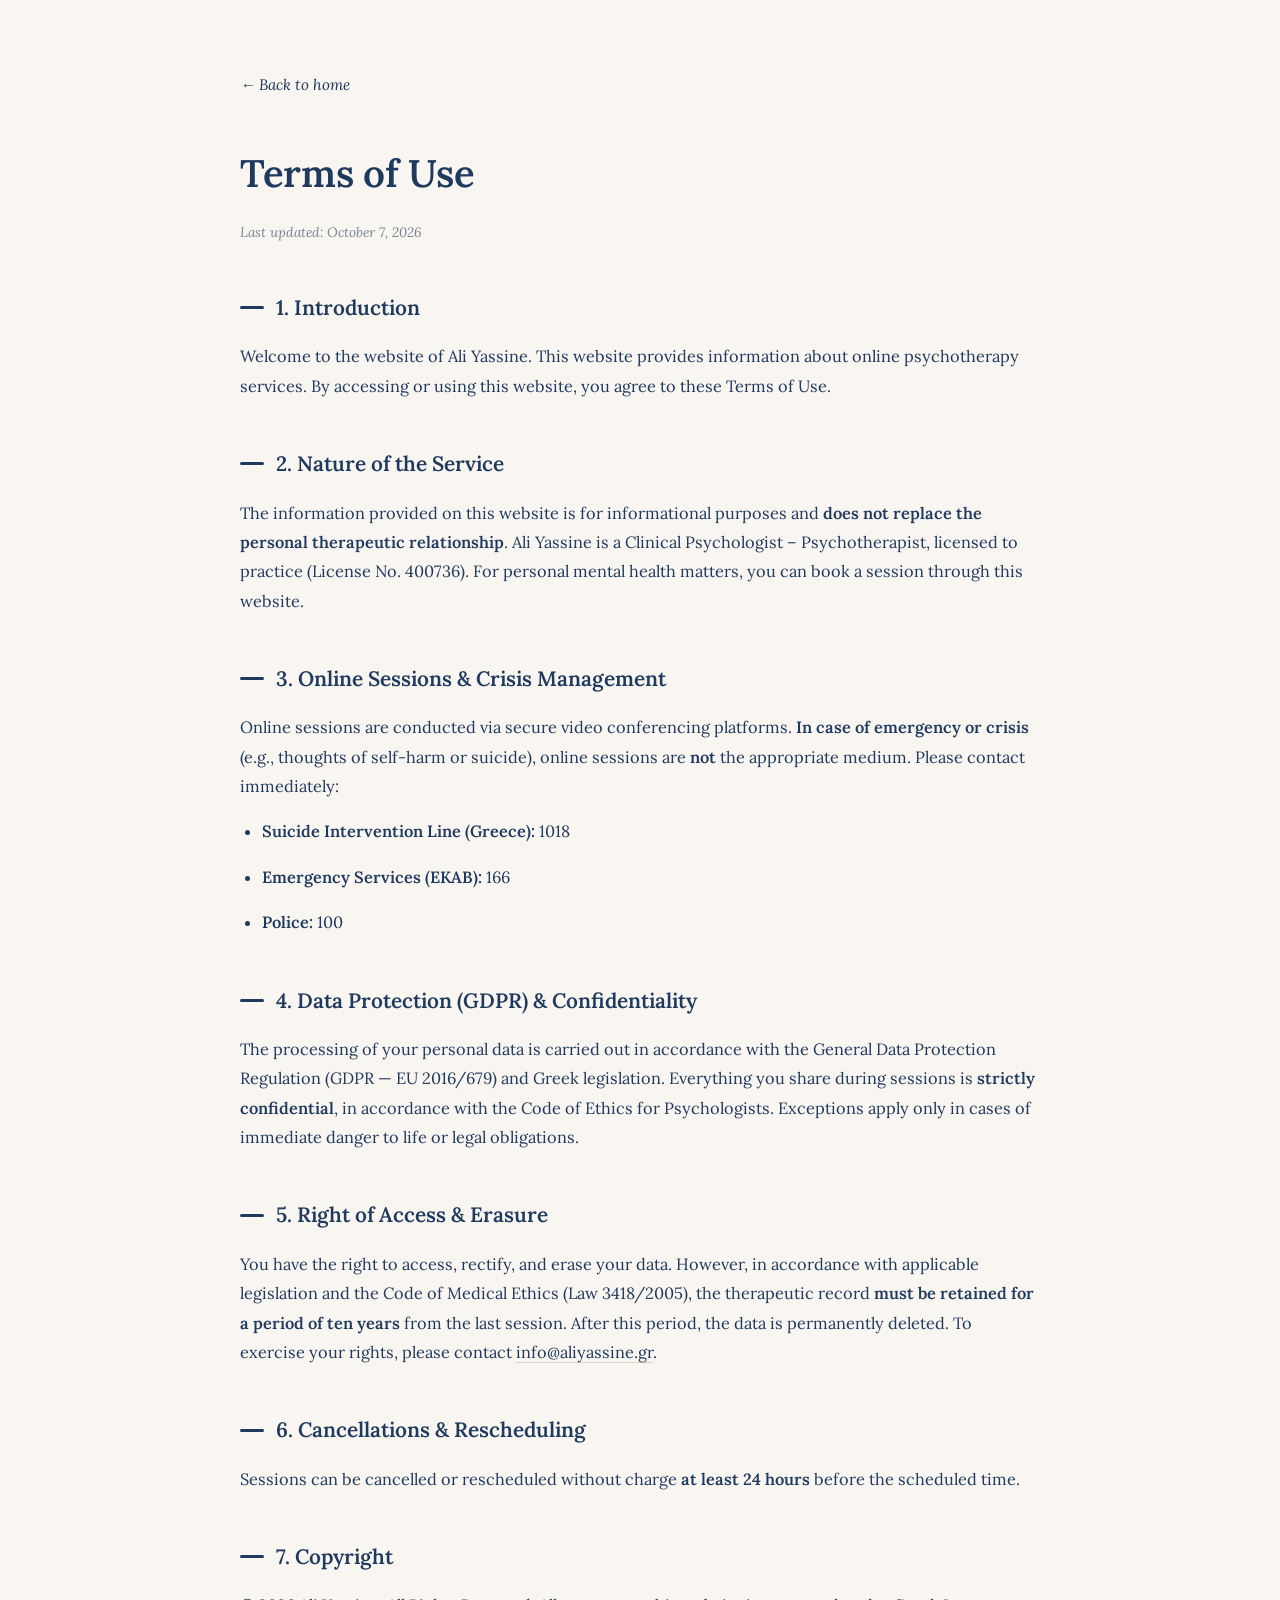
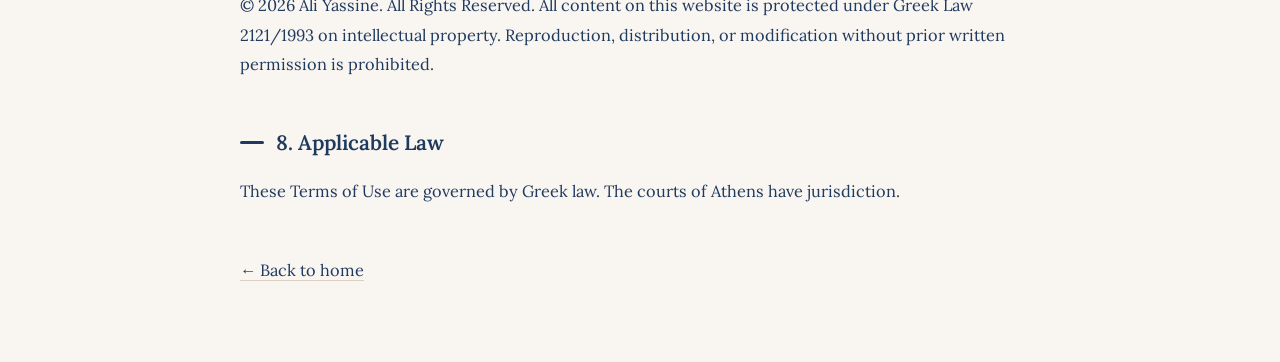
<file: terms-en.html>
<!DOCTYPE html>
<html lang="en">
<head>
    <meta charset="UTF-8">
    <meta name="viewport" content="width=device-width, initial-scale=1.0">
    <title>Terms of Use | Ali Yassine</title>
    <link href="https://fonts.googleapis.com/css2?family=Lora:ital,wght@0,400;0,600;1,400&display=swap" rel="stylesheet">
    <style>
        * { margin: 0; padding: 0; box-sizing: border-box; }
        body { font-family: 'Lora', 'Georgia', serif; background-color: #F9F5F0; color: #1F3A5F; line-height: 1.8; padding: 70px 20px 60px; -webkit-font-smoothing: antialiased; }
        .container { max-width: 800px; margin: 0 auto; }
        .back-link { display: inline-block; font-size: 0.95rem; font-style: italic; color: #1F3A5F; text-decoration: none; border-bottom: 1px solid transparent; transition: all 0.25s ease; margin-bottom: 40px; }
        .back-link:hover { border-bottom-color: #7B8D7C; color: #7B8D7C; }
        .back-link::before { content: '← '; }
        h1 { font-size: 2.4rem; font-weight: 600; margin-bottom: 12px; color: #1F3A5F; letter-spacing: -0.3px; }
        .last-updated { font-size: 0.85rem; font-style: italic; color: #1F3A5F; opacity: 0.6; margin-bottom: 44px; }
        h2 { font-size: 1.3rem; font-weight: 600; margin-top: 44px; margin-bottom: 16px; color: #1F3A5F; }
        h2::before { content: ''; display: inline-block; width: 24px; height: 3px; background: #1F3A5F; border-radius: 2px; margin-right: 12px; vertical-align: middle; position: relative; top: -2px; }
        p, li { font-size: 1.02rem; margin-bottom: 16px; color: #1F3A5F; }
        ul { padding-left: 22px; margin-bottom: 16px; }
        a { color: #1F3A5F; text-decoration: none; border-bottom: 1px solid #DCD0C4; transition: all 0.2s; }
        a:hover { border-bottom-color: #7B8D7C; color: #7B8D7C; }
        strong { font-weight: 600; }
    </style>
</head>
<body>
    <div class="container">
        <a href="index.html" class="back-link">Back to home</a>
        <h1>Terms of Use</h1>
        <p class="last-updated">Last updated: October 7, 2026</p>

        <h2>1. Introduction</h2>
        <p>Welcome to the website of Ali Yassine. This website provides information about online psychotherapy services. By accessing or using this website, you agree to these Terms of Use.</p>

        <h2>2. Nature of the Service</h2>
        <p>The information provided on this website is for informational purposes and <strong>does not replace the personal therapeutic relationship</strong>. Ali Yassine is a Clinical Psychologist – Psychotherapist, licensed to practice (License No. 400736). For personal mental health matters, you can book a session through this website.</p>

        <h2>3. Online Sessions &amp; Crisis Management</h2>
        <p>Online sessions are conducted via secure video conferencing platforms. <strong>In case of emergency or crisis</strong> (e.g., thoughts of self-harm or suicide), online sessions are <strong>not</strong> the appropriate medium. Please contact immediately:</p>
        <ul>
            <li><strong>Suicide Intervention Line (Greece):</strong> 1018</li>
            <li><strong>Emergency Services (EKAB):</strong> 166</li>
            <li><strong>Police:</strong> 100</li>
        </ul>

        <h2>4. Data Protection (GDPR) &amp; Confidentiality</h2>
        <p>The processing of your personal data is carried out in accordance with the General Data Protection Regulation (GDPR — EU 2016/679) and Greek legislation. Everything you share during sessions is <strong>strictly confidential</strong>, in accordance with the Code of Ethics for Psychologists. Exceptions apply only in cases of immediate danger to life or legal obligations.</p>

        <h2>5. Right of Access &amp; Erasure</h2>
        <p>You have the right to access, rectify, and erase your data. However, in accordance with applicable legislation and the Code of Medical Ethics (Law 3418/2005), the therapeutic record <strong>must be retained for a period of ten years</strong> from the last session. After this period, the data is permanently deleted. To exercise your rights, please contact <a href="mailto:info@aliyassine.gr">info@aliyassine.gr</a>.</p>

        <h2>6. Cancellations &amp; Rescheduling</h2>
        <p>Sessions can be cancelled or rescheduled without charge <strong>at least 24 hours</strong> before the scheduled time.</p>

        <h2>7. Copyright</h2>
        <p>© 2026 Ali Yassine. All Rights Reserved. All content on this website is protected under Greek Law 2121/1993 on intellectual property. Reproduction, distribution, or modification without prior written permission is prohibited.</p>

        <h2>8. Applicable Law</h2>
        <p>These Terms of Use are governed by Greek law. The courts of Athens have jurisdiction.</p>

        <p style="margin-top: 50px;"><a href="index.html">← Back to home</a></p>
    </div>
</body>
</html>
</file>
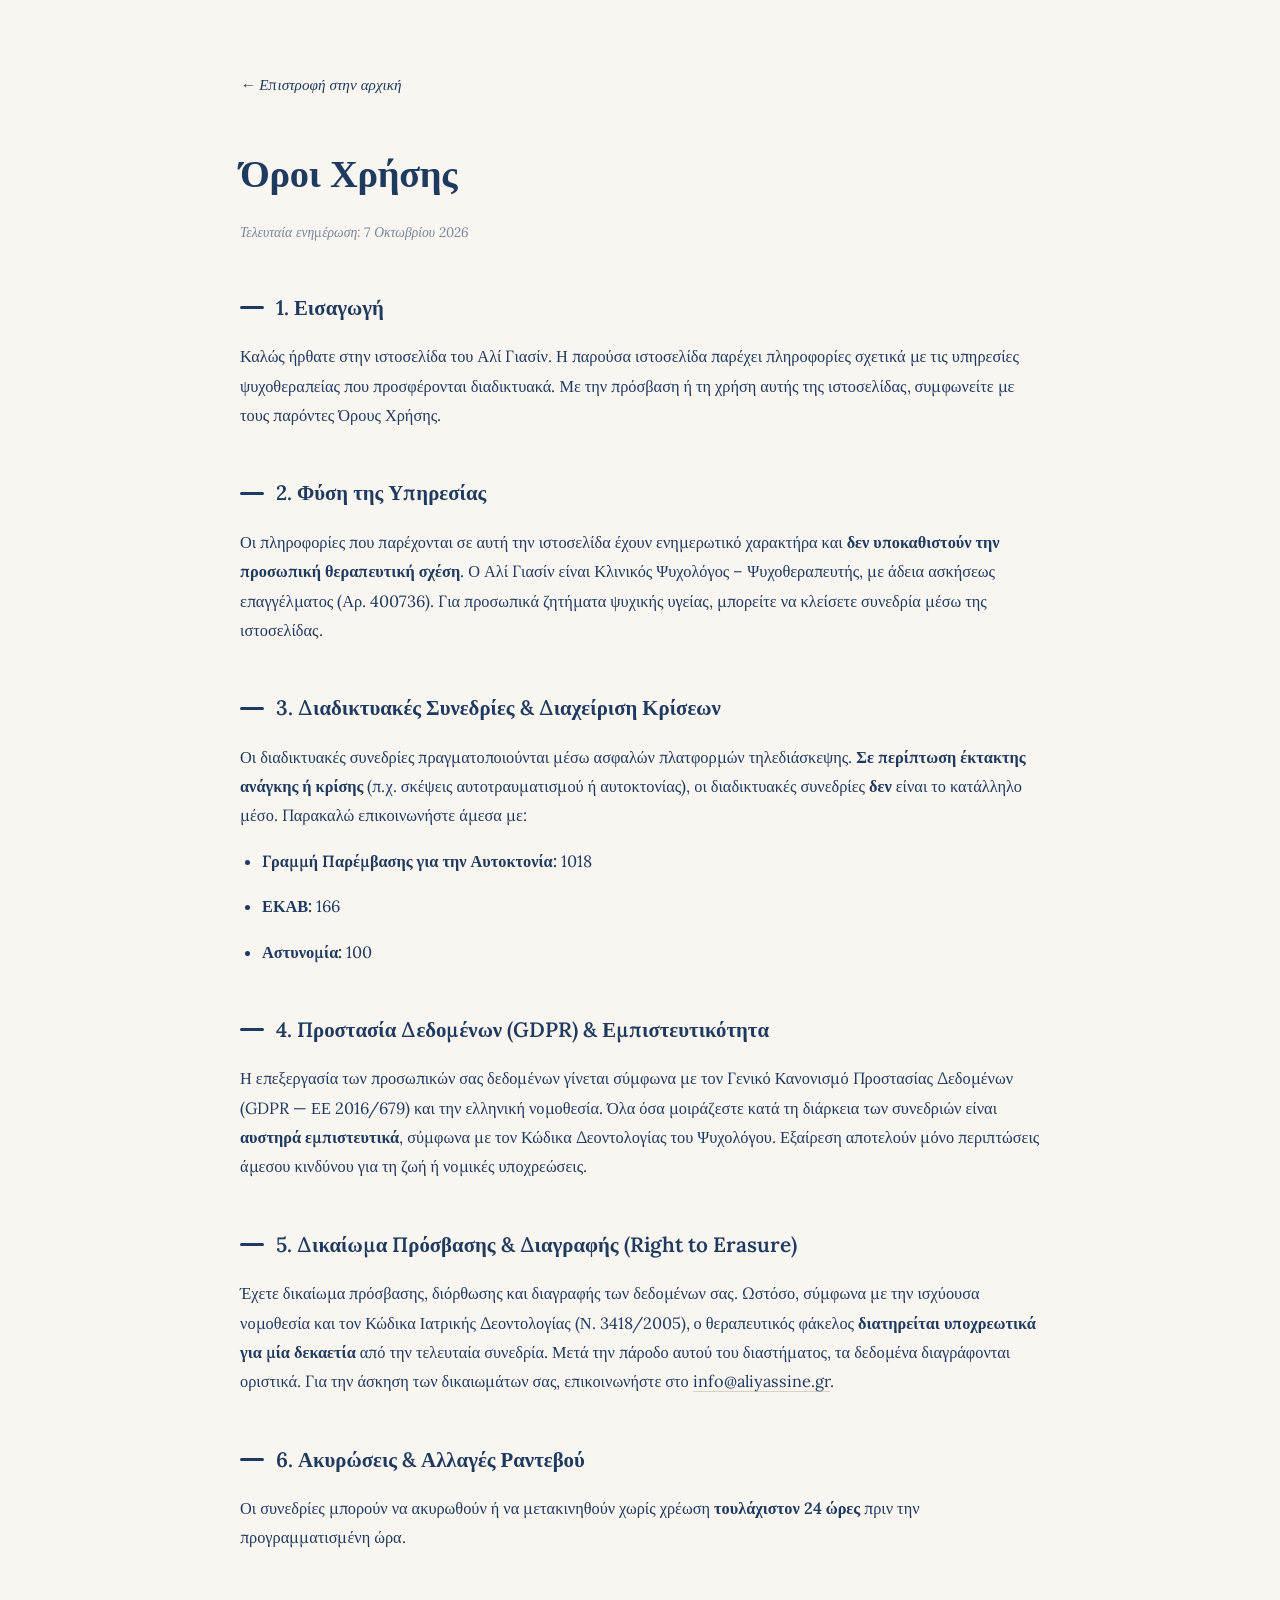
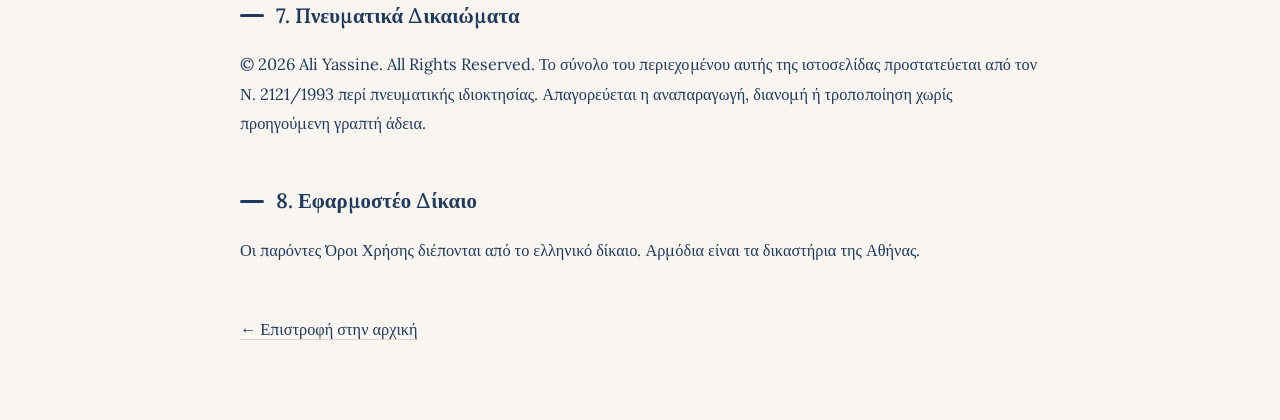
<file: terms.html>
<!DOCTYPE html>
<html lang="el">
<head>
    <meta charset="UTF-8">
    <meta name="viewport" content="width=device-width, initial-scale=1.0">
    <title>Όροι Χρήσης | Αλί Γιασίν</title>
    <link href="https://fonts.googleapis.com/css2?family=Lora:ital,wght@0,400;0,600;1,400&display=swap" rel="stylesheet">
    <style>
        * { margin: 0; padding: 0; box-sizing: border-box; }
        body { font-family: 'Lora', 'Georgia', serif; background-color: #F9F5F0; color: #1F3A5F; line-height: 1.8; padding: 70px 20px 60px; -webkit-font-smoothing: antialiased; }
        .container { max-width: 800px; margin: 0 auto; }
        .back-link { display: inline-block; font-size: 0.95rem; font-style: italic; color: #1F3A5F; text-decoration: none; border-bottom: 1px solid transparent; transition: all 0.25s ease; margin-bottom: 40px; }
        .back-link:hover { border-bottom-color: #7B8D7C; color: #7B8D7C; }
        .back-link::before { content: '← '; }
        h1 { font-size: 2.4rem; font-weight: 600; margin-bottom: 12px; color: #1F3A5F; letter-spacing: -0.3px; }
        .last-updated { font-size: 0.85rem; font-style: italic; color: #1F3A5F; opacity: 0.6; margin-bottom: 44px; }
        h2 { font-size: 1.3rem; font-weight: 600; margin-top: 44px; margin-bottom: 16px; color: #1F3A5F; }
        h2::before { content: ''; display: inline-block; width: 24px; height: 3px; background: #1F3A5F; border-radius: 2px; margin-right: 12px; vertical-align: middle; position: relative; top: -2px; }
        p, li { font-size: 1.02rem; margin-bottom: 16px; color: #1F3A5F; }
        ul { padding-left: 22px; margin-bottom: 16px; }
        a { color: #1F3A5F; text-decoration: none; border-bottom: 1px solid #DCD0C4; transition: all 0.2s; }
        a:hover { border-bottom-color: #7B8D7C; color: #7B8D7C; }
        strong { font-weight: 600; }
    </style>
</head>
<body>
    <div class="container">
        <a href="index.html" class="back-link">Επιστροφή στην αρχική</a>
        <h1>Όροι Χρήσης</h1>
        <p class="last-updated">Τελευταία ενημέρωση: 7 Οκτωβρίου 2026</p>

        <h2>1. Εισαγωγή</h2>
        <p>Καλώς ήρθατε στην ιστοσελίδα του Αλί Γιασίν. Η παρούσα ιστοσελίδα παρέχει πληροφορίες σχετικά με τις υπηρεσίες ψυχοθεραπείας που προσφέρονται διαδικτυακά. Με την πρόσβαση ή τη χρήση αυτής της ιστοσελίδας, συμφωνείτε με τους παρόντες Όρους Χρήσης.</p>

        <h2>2. Φύση της Υπηρεσίας</h2>
        <p>Οι πληροφορίες που παρέχονται σε αυτή την ιστοσελίδα έχουν ενημερωτικό χαρακτήρα και <strong>δεν υποκαθιστούν την προσωπική θεραπευτική σχέση</strong>. Ο Αλί Γιασίν είναι Κλινικός Ψυχολόγος – Ψυχοθεραπευτής, με άδεια ασκήσεως επαγγέλματος (Αρ. 400736). Για προσωπικά ζητήματα ψυχικής υγείας, μπορείτε να κλείσετε συνεδρία μέσω της ιστοσελίδας.</p>

        <h2>3. Διαδικτυακές Συνεδρίες &amp; Διαχείριση Κρίσεων</h2>
        <p>Οι διαδικτυακές συνεδρίες πραγματοποιούνται μέσω ασφαλών πλατφορμών τηλεδιάσκεψης. <strong>Σε περίπτωση έκτακτης ανάγκης ή κρίσης</strong> (π.χ. σκέψεις αυτοτραυματισμού ή αυτοκτονίας), οι διαδικτυακές συνεδρίες <strong>δεν</strong> είναι το κατάλληλο μέσο. Παρακαλώ επικοινωνήστε άμεσα με:</p>
        <ul>
            <li><strong>Γραμμή Παρέμβασης για την Αυτοκτονία:</strong> 1018</li>
            <li><strong>ΕΚΑΒ:</strong> 166</li>
            <li><strong>Αστυνομία:</strong> 100</li>
        </ul>

        <h2>4. Προστασία Δεδομένων (GDPR) &amp; Εμπιστευτικότητα</h2>
        <p>Η επεξεργασία των προσωπικών σας δεδομένων γίνεται σύμφωνα με τον Γενικό Κανονισμό Προστασίας Δεδομένων (GDPR — ΕΕ 2016/679) και την ελληνική νομοθεσία. Όλα όσα μοιράζεστε κατά τη διάρκεια των συνεδριών είναι <strong>αυστηρά εμπιστευτικά</strong>, σύμφωνα με τον Κώδικα Δεοντολογίας του Ψυχολόγου. Εξαίρεση αποτελούν μόνο περιπτώσεις άμεσου κινδύνου για τη ζωή ή νομικές υποχρεώσεις.</p>

        <h2>5. Δικαίωμα Πρόσβασης &amp; Διαγραφής (Right to Erasure)</h2>
        <p>Έχετε δικαίωμα πρόσβασης, διόρθωσης και διαγραφής των δεδομένων σας. Ωστόσο, σύμφωνα με την ισχύουσα νομοθεσία και τον Κώδικα Ιατρικής Δεοντολογίας (Ν. 3418/2005), ο θεραπευτικός φάκελος <strong>διατηρείται υποχρεωτικά για μία δεκαετία</strong> από την τελευταία συνεδρία. Μετά την πάροδο αυτού του διαστήματος, τα δεδομένα διαγράφονται οριστικά. Για την άσκηση των δικαιωμάτων σας, επικοινωνήστε στο <a href="mailto:info@aliyassine.gr">info@aliyassine.gr</a>.</p>

        <h2>6. Ακυρώσεις &amp; Αλλαγές Ραντεβού</h2>
        <p>Οι συνεδρίες μπορούν να ακυρωθούν ή να μετακινηθούν χωρίς χρέωση <strong>τουλάχιστον 24 ώρες</strong> πριν την προγραμματισμένη ώρα.</p>

        <h2>7. Πνευματικά Δικαιώματα</h2>
        <p>© 2026 Ali Yassine. All Rights Reserved. Το σύνολο του περιεχομένου αυτής της ιστοσελίδας προστατεύεται από τον Ν. 2121/1993 περί πνευματικής ιδιοκτησίας. Απαγορεύεται η αναπαραγωγή, διανομή ή τροποποίηση χωρίς προηγούμενη γραπτή άδεια.</p>

        <h2>8. Εφαρμοστέο Δίκαιο</h2>
        <p>Οι παρόντες Όροι Χρήσης διέπονται από το ελληνικό δίκαιο. Αρμόδια είναι τα δικαστήρια της Αθήνας.</p>

        <p style="margin-top: 50px;"><a href="index.html">← Επιστροφή στην αρχική</a></p>
    </div>
</body>
</html>
</file>
